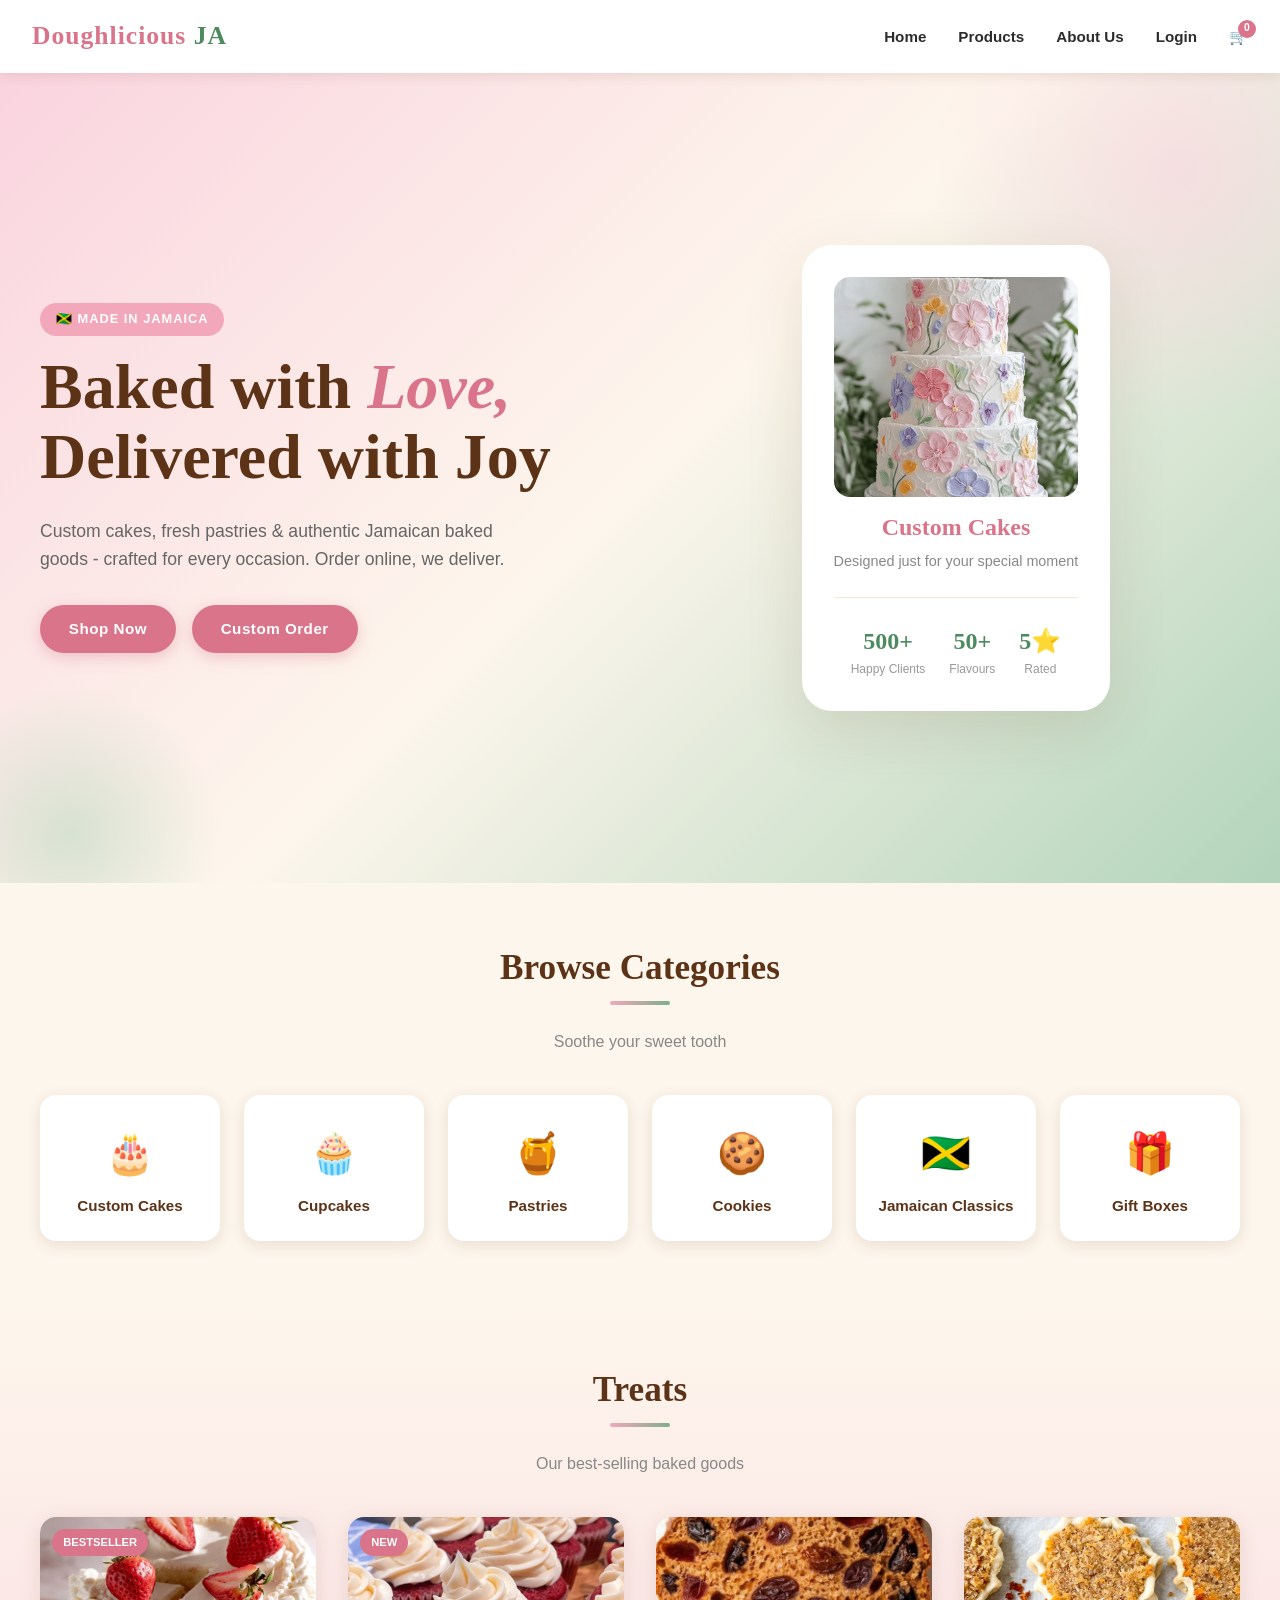
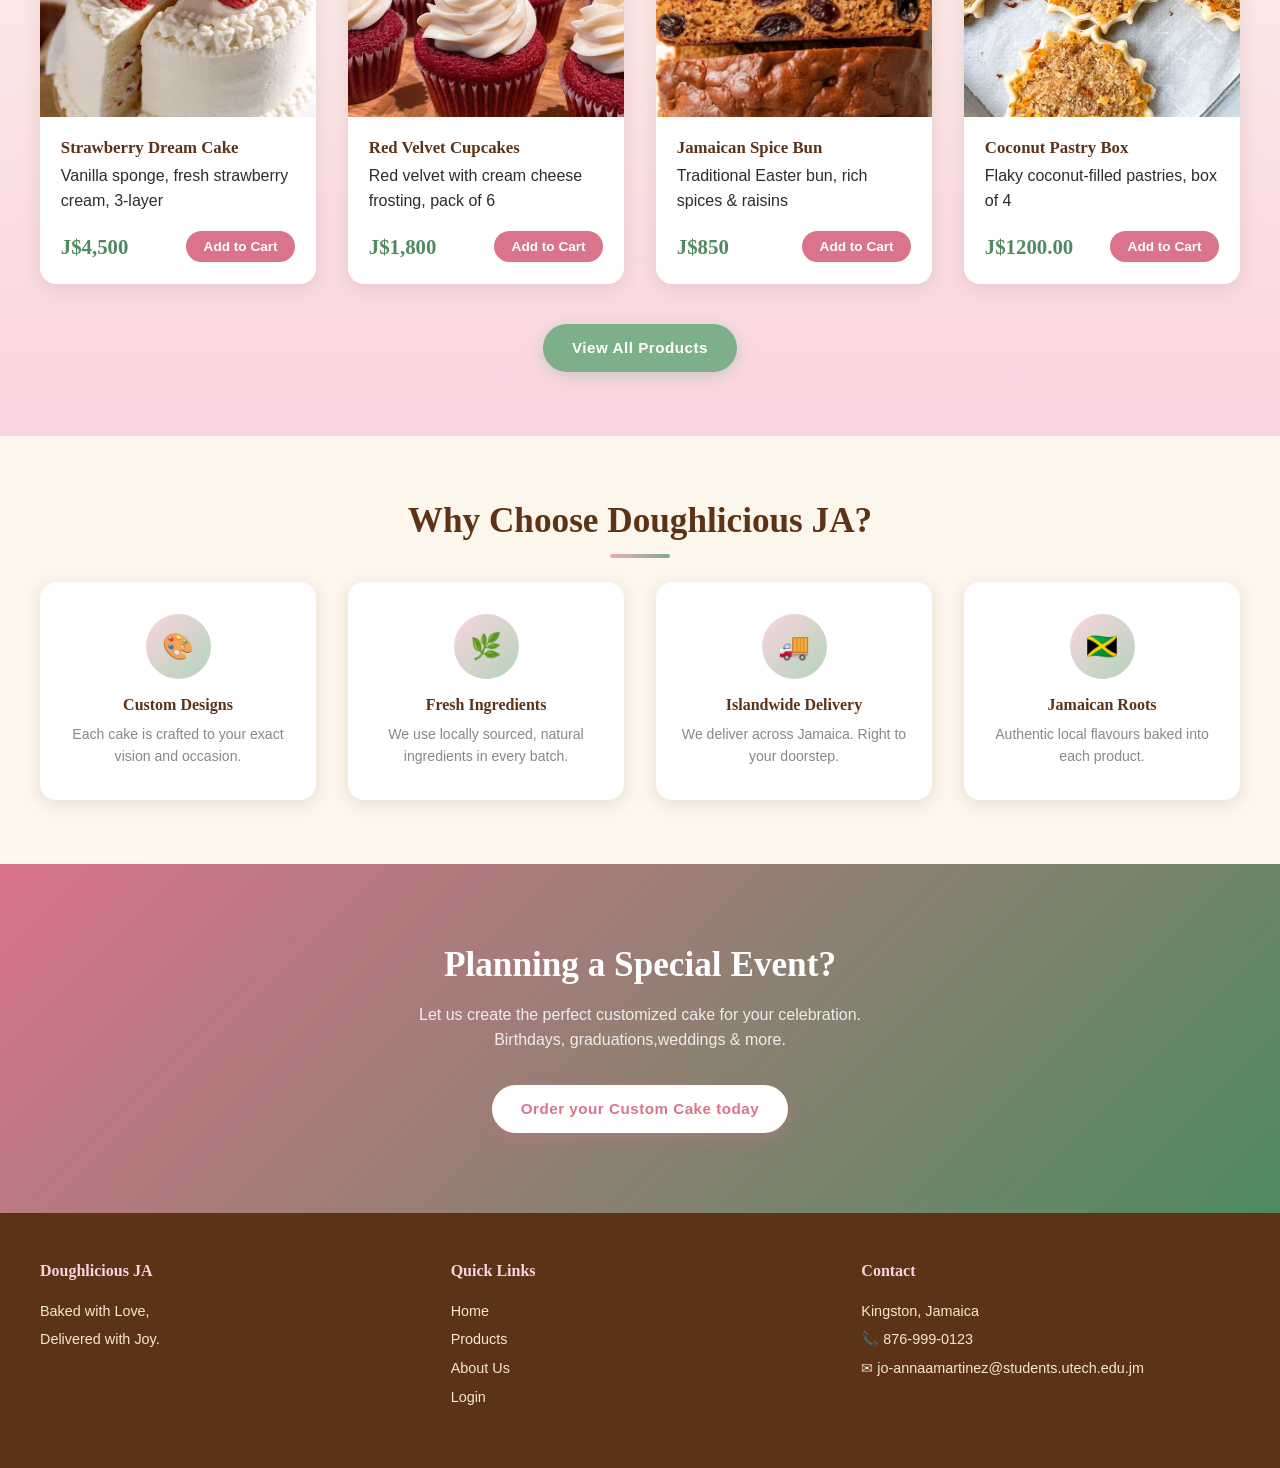
<file: index.html>
<!--Jo-Anna Martinez ID: 2305804-->
<!DOCTYPE html>
<html lang="en">
<head>
    <meta charset="UTF-8"/>
    <meta name="viewport" content="width=device-width, initial-scale=1.0"/>
    <title>Doughlicious JA - Home</title>
    <link rel="stylesheet" href="styles.css"/>

</head>
<body>

<!--Navigation Bar-->
<nav class="navbar">
    <div class="logo">Doughlicious <span>JA</span></div>
    <ul class="nav-links" id="navLinks">
        <li><a href="index.html">Home</a></li>
        <li><a href="products.html">Products</a></li>
        <li><a href="about.html">About Us</a></li>
        <li><a href="login.html">Login</a></li>
        <li><a href="cart.html" class="cart-icon">&#128722;<span class="cart-badge" id="cartCount">0</span>
        </a></li>
    </ul>
    <button class="hamburger" id="hamburger" aria-label="Toggle menu">
        <span></span><span></span><span></span>
    </button>
</nav>
<!--Hero Section-->
<section class="hero">
    <div class="hero-content">
        <div class="hero-text-wrap">
            <span class="hero-badge">&#127471;&#127474; Made in Jamaica</span>
            <h1 class="hero-title">
                Baked with <em>Love,</em><br/>Delivered with Joy
            </h1>
            <p class="hero-text">
                Custom cakes, fresh pastries & authentic Jamaican baked goods - crafted for every occasion. Order online, we deliver. 
            </p>
            <div class="hero-btns">
                <a href="products.html" class="btn btn-primary">Shop Now</a>
                <a href="products.html#custom" class="btn btn-primary">Custom Order</a>
            </div>
        </div>
        <div class="hero-image-wrap">
            <div class="hero-card">
                <img src="assets/cake.jpg" alt="Custom celebration cake by Doughlicious JA"class="hero-card-img"/>
                <h3>Custom Cakes</h3>
                <p>Designed just for your special moment</p>
                <div class="hero-stats">
                    <div class="stat">
                        <div class="stat-num">500+</div>
                        <div class="stat-label">Happy Clients</div>
                    </div>
                    <div class="stat">
                        <div class="stat-num">50+</div>
                        <div class="stat-label">Flavours</div>
                    </div>
                    <div class="stat">
                        <div class="stat-num">5&#11088;</div>
                        <div class="stat-label">Rated</div>
                    </div>
                </div>
            </div>
        </div>
    </div>
</section>
<!--Category Section-->
<section class="section">
    <div class="container">
        <h2 class="section-title">Browse Categories</h2>
        <div class="divider"></div>
        <p class="section-subtitle">Soothe your sweet tooth</p>
        <div class="categories-grid">
            <div class="category-card" onclick="window.location='products.html'">
                <div class="category-icon">&#127874;</div>
                <h4>Custom Cakes</h4>
            </div>
            <div class="category-card"onclick="window.location='products.html'">
                <div class="category-icon">&#129473;</div>
                <h4>Cupcakes</h4>
            </div>
            <div class="category-card"onclick="window.location='products.html'">
                <div class="category-icon">&#127855;</div>
                <h4>Pastries</h4>
            </div>
            <div class="category-card"onclick="window.location='products.html'">
                <div class="category-icon">&#127850;</div>
                <h4>Cookies</h4>
            </div>
            <div class="category-card"onclick="window.location='products.html'">
                <div class="category-icon">&#x1F1EF;&#x1F1F2;</div>
                <h4>Jamaican Classics</h4>
            </div>
            <div class="category-card"onclick="window.location='products.html'">
                <div class="category-icon">&#127873;</div>
                <h4>Gift Boxes</h4>
            </div>
        </div>
    </div>
</section>
<!--Featured Products-->
<section class="section featured-bg">
    <div class="container">
        <h2 class="section-title">Treats</h2>
        <div class="divider"></div>
        <p class="section-subtitle">Our best-selling baked goods</p>
        <div class="products-grid">
            <div class="product-card">
                <div class="product-image">
                    <img src="assets/cake-strawberry.jpg" alt="Strawberry Dream Cake"/>
                    <span class="product-badge">Bestseller</span>
                </div>
                <div class="product-info">
                    <h3>Strawberry Dream Cake</h3>
                    <p>Vanilla sponge, fresh strawberry cream, 3-layer</p>
                    <div class="product-footer">
                        <span class="price">J$4,500</span>
                        <button class="add-to-cart-btn" onclick="addToCart('Strawberry Dream Cake', 4500)">Add to Cart</button>
                    </div>
                </div>
            </div>
            <div class="product-card">
                <div class="product-image">
                    <img src="assets/cupcakes-velvet.jpg" alt="Red Velvet Cupcakes"/>
                    <span class="product-badge">New</span>
                </div>
                <div class="product-info">
                    <h3>Red Velvet Cupcakes</h3>
                    <p>Red velvet with cream cheese frosting, pack of 6</p>
                    <div class="product-footer">
                        <span class="price">J$1,800</span>
                        <button class="add-to-cart-btn" onclick="addToCart('Red Velvet Cupcakes', 1800)">Add to Cart</button>
                    </div>
                </div>
            </div>
            <div class="product-card">
                <div class="product-image">
                    <img src="assets/bun-spice.jpg" alt="Jamaican Spice Bun"/>
                </div>
                <div class="product-info">
                    <h3>Jamaican Spice Bun</h3>
                    <p>Traditional Easter bun, rich spices &amp; raisins</p>
                    <div class="product-footer">
                        <span class="price">J$850</span>
                        <button class="add-to-cart-btn" onclick="addToCart('Jamaican Spice Bun', 850)">Add to Cart</button>
                    </div>
                </div>
            </div>
            <div class="product-card">
                <div class="product-image">
                    <img src="assets/pastry-coconut.jpg" alt="Coconut Pastries"/>
                </div>
                <div class="product-info">
                    <h3>Coconut Pastry Box</h3>
                    <p>Flaky coconut-filled pastries, box of 4</p>
                    <div class="product-footer">
                        <span class="price">J$1200.00</span>
                        <button class="add-to-cart-btn" onclick="addToCart('Coconut Pastry Box', 1200)">Add to Cart</button>
                    </div>
                </div>
            </div>
        </div>
        <div style="text-align:center; margin-top:2.5rem;">
            <a href="products.html" class="btn btn-secondary">View All Products</a>
        </div>
    </div>
</section>
<!--Choose Us Section -->
<section class="section">
    <div class="container">
        <h2 class="section-title">Why Choose Doughlicious JA?</h2>
        <div class="divider"></div>
        <div class="why-grid">
            <div class="why-card">
                <div class="why-icon">&#127912;</div>
                <h3>Custom Designs</h3>
                <p>Each cake is crafted to your exact vision and occasion.</p>
            </div>
            <div class="why-card">
                <div class="why-icon">&#127807;</div>
                <h3>Fresh Ingredients</h3>
                <p>We use locally sourced, natural ingredients in every batch.</p>
            </div>
            <div class="why-card">
                <div class="why-icon">&#128666;</div>
                <h3>Islandwide Delivery</h3>
                <p>We deliver across Jamaica. Right to your doorstep.</p>
            </div>
            <div class="why-card">
                <div class="why-icon">&#127471;&#127474;</div>
                <h3>Jamaican Roots</h3>
                <p>Authentic local flavours baked into each product.</p>
            </div>
        </div>
    </div>
</section>
<!--Banner-->
<section class="cta-banner">
    <h2>Planning a Special Event?</h2>
    <p>Let us create the perfect customized cake for your celebration. Birthdays, graduations,weddings & more.</p>
    <a href="products.html#custom" class="btn btn-primary" style="background:white; color:var(--blush-dark);">Order your Custom Cake today</a>
</section>

<!--Footer-->
<footer>
    <div class="footer-grid">
        <div class="footer-col">
            <h4>Doughlicious JA</h4>
            <p>Baked with Love,<br/>Delivered with Joy.</p>
        </div>
        <div class="footer-col">
            <h4>Quick Links</h4>
            <a href="index.html">Home</a><br/>
            <a href="products.html">Products</a><br/>
            <a href="about.html">About Us</a><br/>
            <a href="login.html">Login</a>
        </div>
        <div class="footer-col">
            <h4>Contact</h4>
            <p>Kingston, Jamaica<br/>
            &#128222; 876-999-0123<br/>
            &#9993;<a href="mailto:jo-annaamartinez&#64;students&#46;utech&#46;edu&#46;jm">
                    jo-annaamartinez&#64;students&#46;utech&#46;edu&#46;jm</a></p>
        </div>
    </div>
</footer>

<script src="app.js"></script>
</body>
</html>
</file>
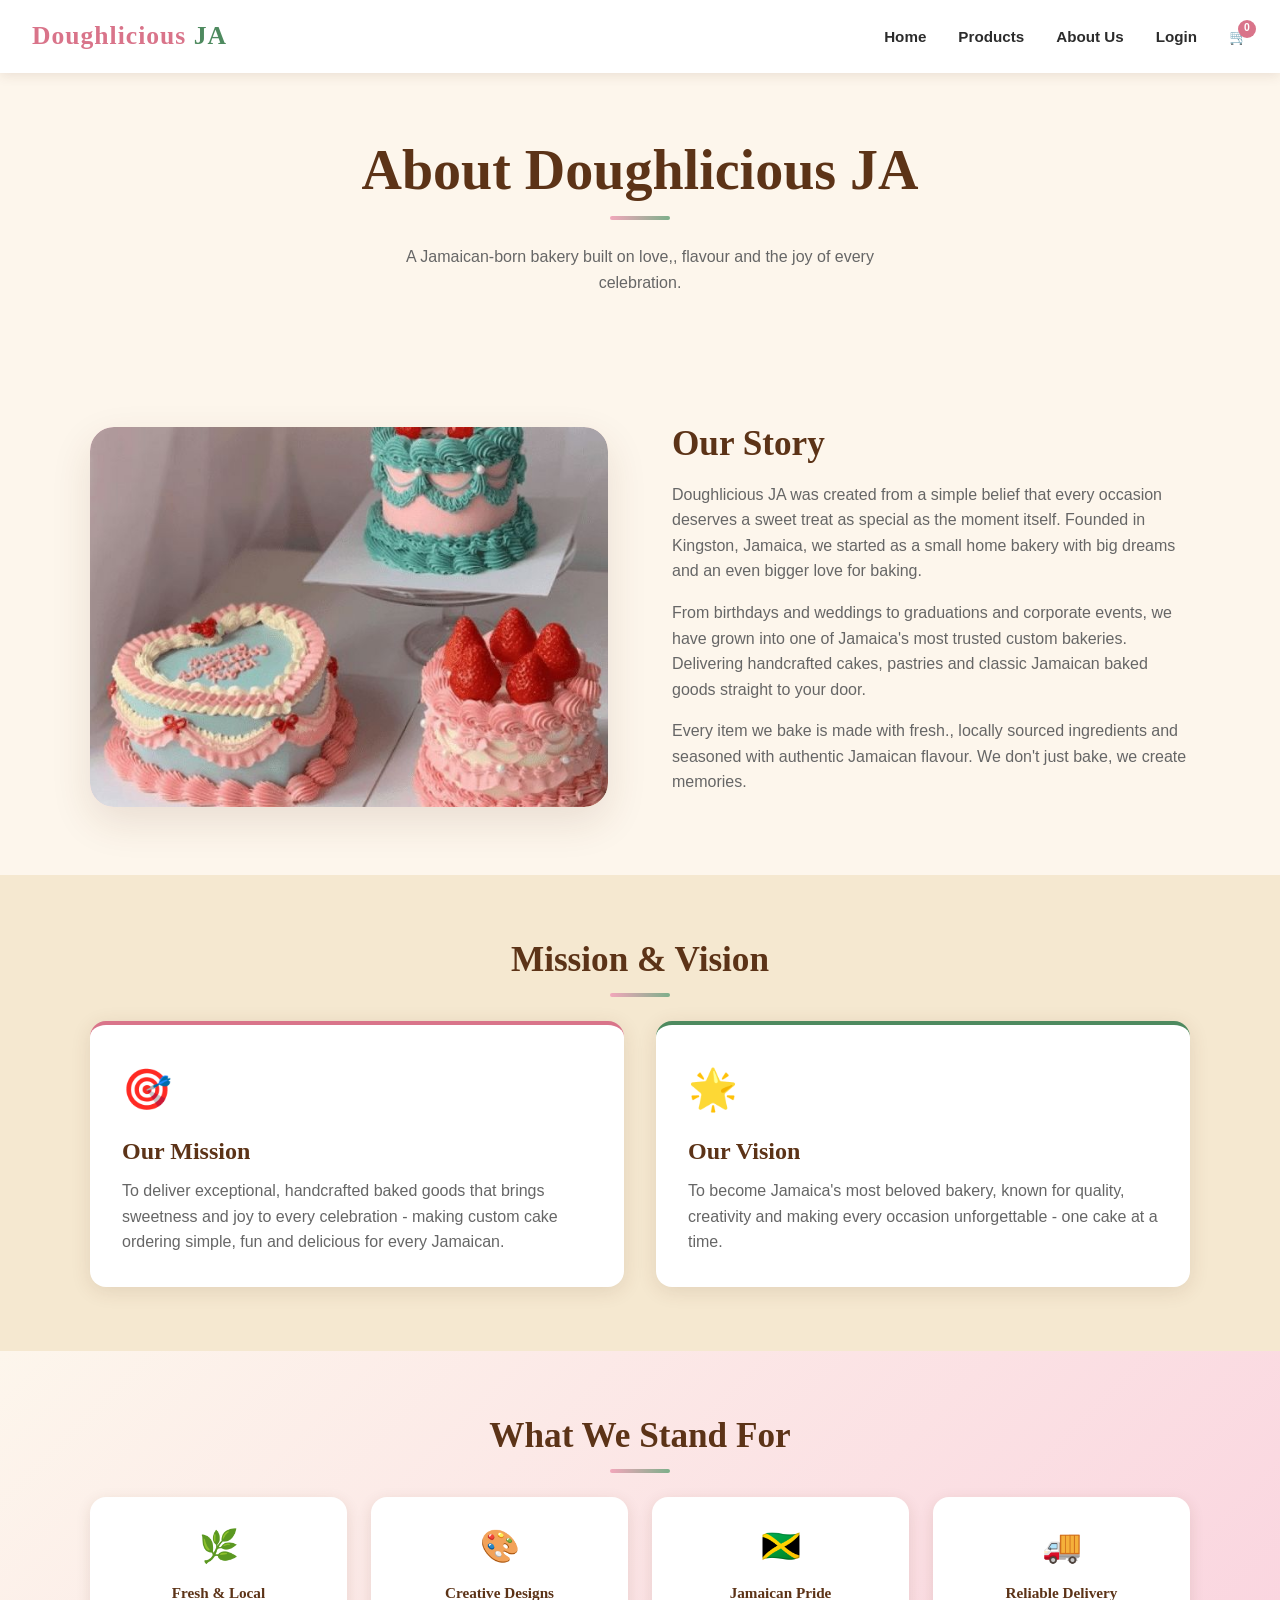
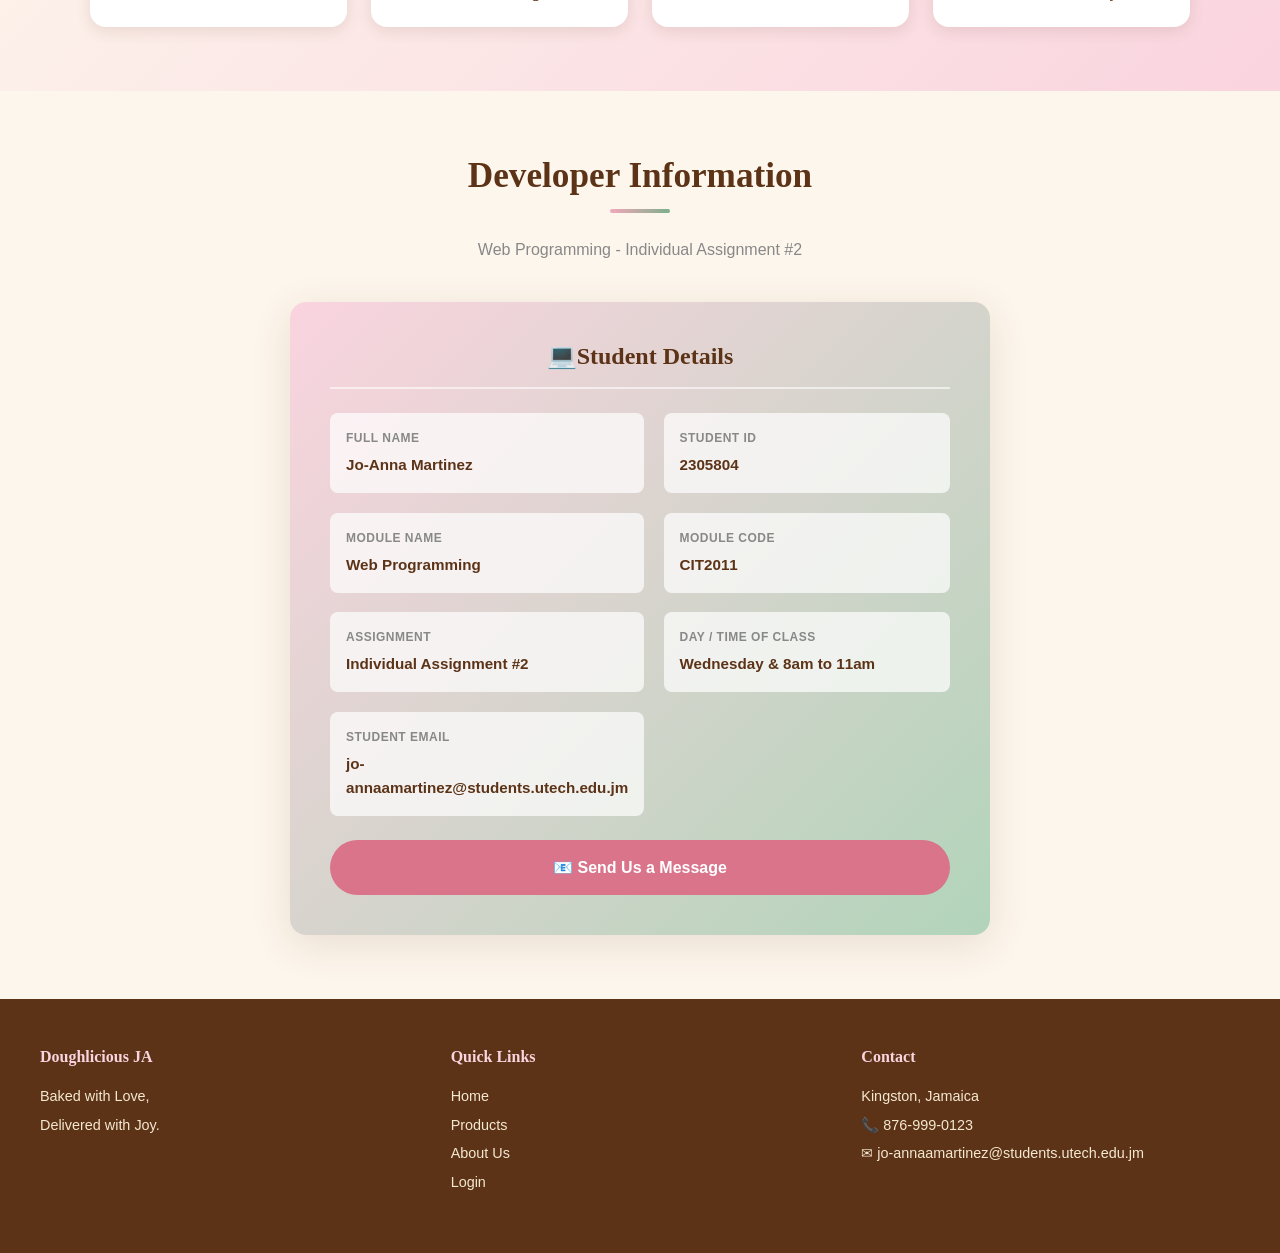
<file: about.html>
<!--Jo-Anna Martinez  ID: 2305804-->
<!DOCTYPE html>
<html lang="en">
<head>
    <meta charset="UTF-8"/>
    <meta name="viewport" content="width=device-width, initial-scale=1.0"/>
    <title>Doughlicious JA - Products</title>
    <link rel="stylesheet" href="styles.css"/>
</head>
<body>
    <!--Navigation-->
    <nav class="navbar">
        <div class="logo">Doughlicious <span>JA</span></div>
        <ul class="nav-links" id="navLinks">
            <li><a href="index.html">Home</a></li>
            <li><a href="products.html">Products</a></li>
            <li><a href="about.html">About Us</a></li>
            <li><a href="login.html">Login</a></li>
            <li><a href="cart.html" class="cart-icon">&#128722;<span class="cart-badge" id="cartCount">0</span>
            </a></li>
        </ul>
        <button class="hamburger" id="hamburger" aria-label="Toggle menu">
            <span></span><span></span><span></span>
        </button>
    </nav>
    <!--Hero section-->
    <section class="page-hero">
        <h1>About Doughlicious JA </h1>
        <div class="divider"></div>
        <p>A Jamaican-born bakery built on love,, flavour and the joy of every celebration.</p>
    </section>
    <!--Story-->
    <section class="section">
        <div class="story-grid">
            <div class="story-image">
                <img src="assets/cake-story.jpg" alt="Doughlicious JA Bakery">
            </div>
            <div class="story-text">
                <h2>Our Story</h2>
                <p>
                    Doughlicious JA was created from a simple belief that every occasion deserves a sweet treat as special as the moment itself. 
                    Founded in Kingston, Jamaica, we started as a small home bakery with big dreams and an even bigger love for baking.
                </p>
                <p>
                    From birthdays and weddings to graduations and corporate events, we have grown into one of Jamaica's most trusted custom bakeries.
                    Delivering handcrafted cakes, pastries and classic Jamaican baked goods straight to your door.
                </p>
                <p>
                    Every item we bake is made with fresh., locally sourced ingredients and seasoned with authentic Jamaican flavour.
                    We don't just bake, we create memories.
                </p>
            </div>
        </div>
    </section>
    <!--Mission & Vision-->
    <section class="section" style="background:var(--cream-dark);">
        <div class="container">
            <h2 class="section-title">Mission & Vision</h2>
            <div class="divider"></div>
            <div class="mv-grid">
                <div class="mv-card">
                    <div class="icon">&#127919;</div>
                    <h3>Our Mission</h3>
                    <p>
                        To deliver exceptional, handcrafted baked goods that brings sweetness and joy to every celebration - making custom cake ordering simple, fun and delicious for every Jamaican.
                    </p>
                </div>
                <div class="mv-card vision">
                    <div class="icon">&#127775;</div>
                    <h3>Our Vision</h3>
                    <p>
                        To become Jamaica's most beloved bakery, known for quality, creativity and making every occasion unforgettable - one cake at a time.
                    </p>
                </div>
            </div>
        </div>
    </section>
    <!--Values-->
    <section class="section values-bg">
        <div class="container">
            <h2 class="section-title">What We Stand For</h2>
            <div class="divider"></div>
            <div class="values-grid">
                <div class="values-card">
                    <span class="icon">&#127807;</span>
                    <h4>Fresh & Local</h4>
                </div>
                <div class="values-card">
                    <span class="icon">&#127912;</span>
                    <h4>Creative Designs</h4>
                </div>
                <div class="values-card">
                    <span class="icon">&#127471;&#127474;</span>
                    <h4>Jamaican Pride</h4>
                </div>
                <div class="values-card">
                    <span class="icon">&#128666;</span>
                    <h4>Reliable Delivery</h4>
                </div>
            </div>
        </div>
    </section>
    <!--My Student Info-->
    <section class="section student-section">
        <div class="container">
            <h2 class="section-title">Developer Information</h2>
            <div class="divider"></div>
            <p class="section-subtitle">Web Programming - Individual Assignment #2</p>

            <div class="student-card">
                <h3>&#128187;Student Details</h3>
                <div class="student-info-grid">
                    <div class="info-item">
                        <div class="info-label">Full Name</div>
                        <div class="info-value">Jo-Anna Martinez</div>
                    </div>
                    <div class="info-item">
                        <div class="info-label">Student ID</div>
                        <div class="info-value">2305804</div>
                    </div>
                    <div class="info-item">
                        <div class="info-label">Module Name</div>
                        <div class="info-value">Web Programming</div>
                    </div>
                    <div class="info-item">
                        <div class="info-label">Module Code</div>
                        <div class="info-value">CIT2011</div>
                    </div>
                    <div class="info-item">
                        <div class="info-label">Assignment</div>
                        <div class="info-value">Individual Assignment #2</div>
                    </div>
                    <div class="info-item">
                        <div class="info-label">Day / Time of Class</div>
                        <div class="info-value">Wednesday & 8am to 11am</div>
                    </div>
                    <div class="info-item">
                        <div class="info-label">Student Email</div>
                        <div class="info-value">jo-annaamartinez@students.utech.edu.jm</div>
                    </div>
                </div>
                <a href="mailto:jo-annaamartinez&#64;students&#46;utech&#46;edu&#46;jm"
                    class="mailto-btn">&#128231; Send Us a Message
                </a>
            </div>
        </div>
    </section>
    <!--Footer-->
    <footer>
    <div class="footer-grid">
        <div class="footer-col">
            <h4>Doughlicious JA</h4>
            <p>Baked with Love,<br/>Delivered with Joy.</p>
        </div>
        <div class="footer-col">
            <h4>Quick Links</h4>
            <a href="index.html">Home</a><br/>
            <a href="products.html">Products</a><br/>
            <a href="about.html">About Us</a><br/>
            <a href="login.html">Login</a>
        </div>
        <div class="footer-col">
            <h4>Contact</h4>
            <p>Kingston, Jamaica<br/>
            &#128222; 876-999-0123<br/>
            &#9993;<a href="mailto:jo-annaamartinez&#64;students&#46;utech&#46;edu&#46;jm">
                    jo-annaamartinez&#64;students&#46;utech&#46;edu&#46;jm</a></p>
        </div>
    </div>
    </footer>
    <script src="app.js"></script>
</body>
</html>
</file>
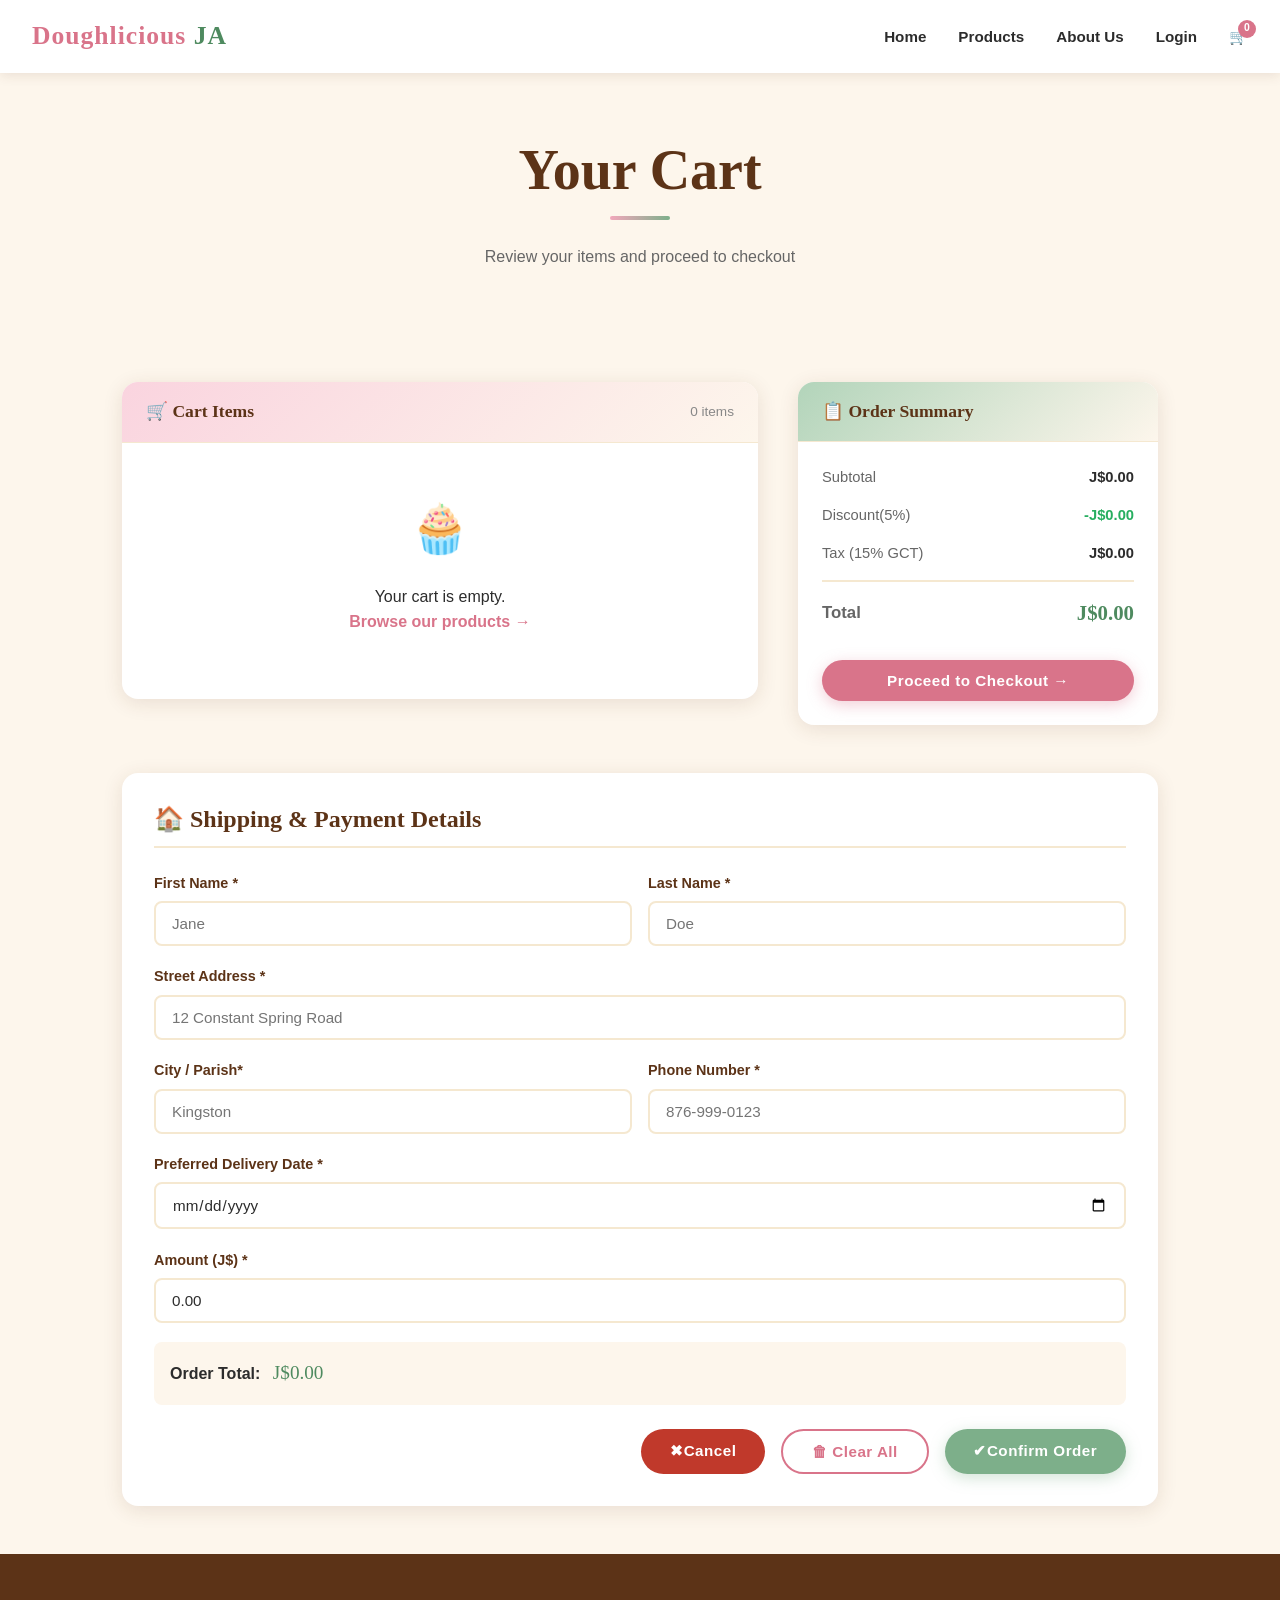
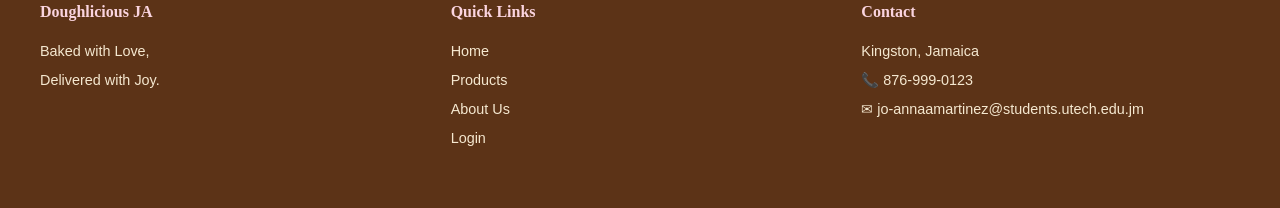
<file: cart.html>
<!--Jo-Anna Martinez  ID:2305804-->
<!DOCTYPE html>
<html lang="en">
<head>
    <meta charset="UTF-8"/>
    <meta name="viewport" content="width=device-width, initial-scale=1.0"/>
    <title>Doughlicious JA - Products</title>
    <link rel="stylesheet" href="styles.css"/>
</head>
<body>
    <!--Navigation-->
    <nav class="navbar">
        <div class="logo">Doughlicious <span>JA</span></div>
        <ul class="nav-links" id="navLinks">
            <li><a href="index.html">Home</a></li>
            <li><a href="products.html">Products</a></li>
            <li><a href="about.html">About Us</a></li>
            <li><a href="login.html">Login</a></li>
            <li><a href="cart.html" class="cart-icon">&#128722;<span class="cart-badge" id="cartCount">0</span>
            </a></li>
        </ul>
        <button class="hamburger" id="hamburger" aria-label="Toggle menu">
            <span></span><span></span><span></span>
        </button>
    </nav>
    <!--Hero section-->
    <section class="page-hero">
        <h1>Your Cart</h1>
        <div class="divider"></div>
        <p>Review your items and proceed to checkout</p>
    </section>
    <!--Layout-->
    <div class="cart-layout">
        <!--items-->
        <div class="cart-panel">
            <div class="cart-panel-header">
                <h3>&#128722; Cart Items</h3>
                <span id="itemCountLabel" style="font-size:0.85rem; color:#888;">0 items</span>
            </div>
            <div id="cartItemsContainer">
                <div class="empty-cart" id="emptyCartMsg">
                    <span class="emoji">&#129473;</span>
                    <p>Your cart is empty.<br/> <a href="products.html" style="color:var(--blush-dark); font-weight:700;">Browse our products &rarr;</a></p>
                </div>
            </div>
            <div class="cart-actions" id="cartActions" style="display:none;">
                <button class="btn btn-danger" onclick="clearCart()">&#128465;&#65039; Clear All</button>
                <a href="products.html" class="btn btn-outline">&larr; Continue Shopping</a>
            </div>
        </div>
        <!--Summary-->
        <div class="summary-panel">
            <div class="summary-header">
                <h3>&#128203; Order Summary</h3>
            </div>
            <div class="summary-body">
                <div class="summary-row">
                    <span class="label">Subtotal</span>
                    <span class="value" id="summarySubtotal">J$0.00</span>
                </div>
                <div class="summary-row">
                    <span class="label">Discount(5%)</span>
                    <span class="value discount-val" id="summaryDiscount">-J$0.00</span>
                </div>
                <div class="summary-row">
                    <span class="label">Tax (15% GCT)</span>
                    <span class="value" id="summaryTax">J$0.00</span>
                </div>
                <div class="summary-row total">
                    <span class="label">Total</span>
                    <span class="value" id="summaryTotal">J$0.00</span>
                </div>
                <button class="btn btn-primary" style="width:100%; margin-top:1rem; text-align:center;" onclick="scrollToCheckout()">Proceed to Checkout &rarr;</button>
            </div>
        </div>
    </div>
    <!--Checkout-->
    <section class="checkout-section" id="checkoutSection">
        <div class="checkout-card">
            <h3>&#127968; Shipping & Payment Details</h3>
            <form id="checkoutForm" novalidate>
                <div class="form-row">
                    <div class="form-group">
                        <label for="shipFirstName">First Name *</label>
                        <input type="text" id="shipFirstName" placeholder="Jane"/>
                        <span class="error-msg" id="shipFirstErr">Required.</span>
                    </div>
                    <div class="form-group">
                        <label for="shipLastName">Last Name *</label>
                        <input type="text" id="shipLastName" placeholder="Doe"/>
                        <span class="error-msg" id="shipLastErr">Required.</span>
                    </div>
                </div>
                <div class="form-group">
                    <label for="shipAddress">Street Address *</label>
                    <input type="text" id="shipAddress" placeholder="12 Constant Spring Road"/>
                    <span class="error-msg" id="shipAddErr">Please enter your address.</span>
                </div>
                <div class="form-row">
                    <div class="form-group">
                        <label for="shipCity">City / Parish*</label>
                        <input type="text" id="shipCity" placeholder="Kingston"/>
                        <span class="error-msg" id="shipCityErr">Required.</span>
                    </div>
                    <div class="form-group">
                        <label for="shipPhone">Phone Number *</label>
                        <input type="text" id="shipPhone" placeholder="876-999-0123"/>
                        <span class="error-msg" id="shipPhoneErr">Required.</span>
                    </div>
                </div>
                <div class="form-group">
                    <label for="shipDeliveryDate">Preferred Delivery Date *</label>
                    <input type="date" id="shipDeliveryDate"/>
                    <span class="error-msg" id="shipDateErr">Please select a future delivery date.</span>
                </div>
                <div class="form-group">
                    <label for="shipAmount">Amount (J$) *</label>
                    <input type="number" id="shipAmount" placeholder="0.00" readonly/>
                </div>

                <!--Checkout preview-->
                <div style="background:var(--cream); border-radius:var(--radius-sm); padding:1rem; margin:1rem 0;">
                    <strong>Order Total:</strong>
                    <span id="checkoutTotal" style="color:var(--sage-dark); font-family:var(--font-display);font-size:1.2rem; margin-left:0.5rem;">J$0.00</span>
                </div>
                <div class="checkout-btns">
                    <button type="button" class="btn btn-danger" onclick="cancelCheckout()">&#10006;Cancel</button>
                    <button type="button" class="btn btn-outline" onclick="clearCart()">&#128465; Clear All</button>
                    <button type="button" class="btn btn-secondary" onclick="handleCheckout()">&#10004;Confirm Order</button>
                </div>
            </form>
            <!--Confirmation-->
            <div id="orderConfirmedMsg">
                <span class="big-emoji">&#127881;</span>
                <h2>Order Confirmed!</h2>
                <p>Thank you for your order. We'll contact you to confrm your delivery details shortly.</p>
                <a href="products.html" class="btn btn-primary" style="margin-top:1.5rem; display:inline-block;">Continue Shopping</a>
            </div>

        </div>
    </section>
    <!--Footer-->
<footer>
    <div class="footer-grid">
        <div class="footer-col">
            <h4>Doughlicious JA</h4>
            <p>Baked with Love,<br/>Delivered with Joy.</p>
        </div>
        <div class="footer-col">
            <h4>Quick Links</h4>
            <a href="index.html">Home</a><br/>
            <a href="products.html">Products</a><br/>
            <a href="about.html">About Us</a><br/>
            <a href="login.html">Login</a>
        </div>
        <div class="footer-col">
            <h4>Contact</h4>
            <p>Kingston, Jamaica<br/>
            &#128222; 876-999-0123<br/>
            &#9993;<a href="mailto:jo-annaamartinez&#64;students&#46;utech&#46;edu&#46;jm">
                    jo-annaamartinez&#64;students&#46;utech&#46;edu&#46;jm</a></p>
        </div>
    </div>
</footer>
<script src="app.js"></script> 
</body>
</html>
</file>
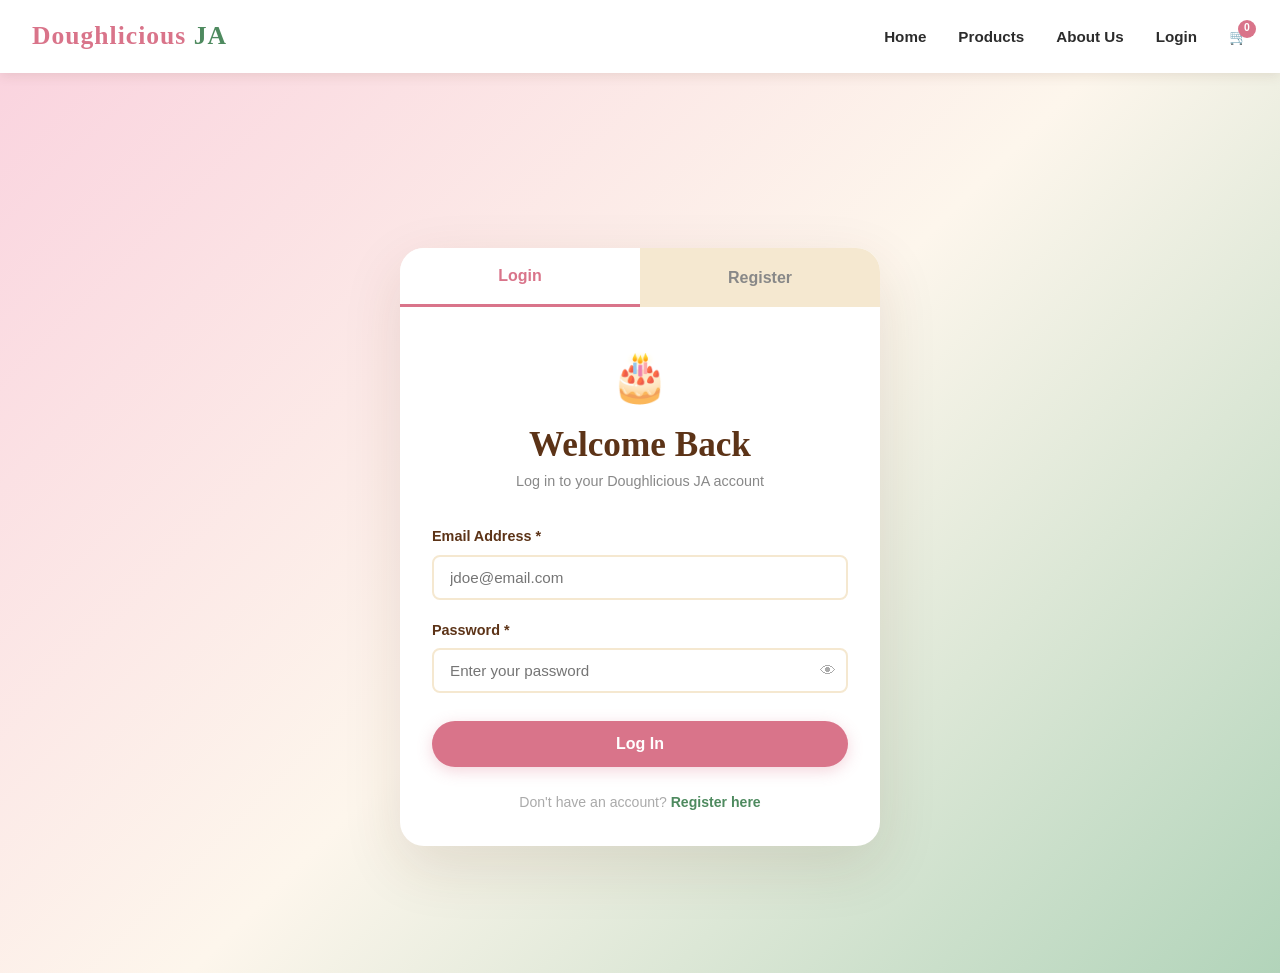
<file: login.html>
<!--Jo-Anna Martinez ID: 2305804-->
<!DOCTYPE html>
<html lang="en">
<head>
    <meta charset="UTF-8"/>
    <meta name="viewport" content="width=device-width, initial-scale=1.0"/>
    <title>Doughlicious JA - Products</title>
    <link rel="stylesheet" href="styles.css"/>
</head>
<body>
    <!--Navigation-->
    <nav class="navbar">
        <div class="logo">Doughlicious <span>JA</span></div>
        <ul class="nav-links" id="navLinks">
            <li><a href="index.html">Home</a></li>
            <li><a href="products.html">Products</a></li>
            <li><a href="about.html">About Us</a></li>
            <li><a href="login.html">Login</a></li>
            <li><a href="cart.html" class="cart-icon">&#128722;<span class="cart-badge" id="cartCount">0</span>
            </a></li>
        </ul>
        <button class="hamburger" id="hamburger" aria-label="Toggle menu">
            <span></span><span></span><span></span>
        </button>
    </nav>
    <!--Authentication-->
    <div class="auth-wrapper">
        <div class="auth-container">
            <!--Tabs-->
            <div class="auth-tabs">
                <button class="auth-tab active" id="loginTab" onclick="switchTab('login')">Login</button>
                <button class="auth-tab" id="registerTab" onclick="switchTab('register')">Register</button>
            </div>
            <div class="auth-body">
                <!--Login-->
                <div class="auth-panel active" id="loginPanel">
                    <div class="auth-header">
                        <span class="emoji">&#127874;</span>
                        <h2>Welcome Back</h2>
                        <p>Log in to your Doughlicious JA account</p>
                    </div>
                    <form id="loginForm" novalidate>
                        <div class="form-group">
                            <label for="loginEmail">Email Address *</label>
                            <input type="email" id="loginEmail" placeholder="jdoe@email.com"/>
                            <span class="error-msg" id="loginEmailErr">Please enter a valid email address.</span>
                            <span class="error-msg" id="loginNotFoundErr">No account found with this email. Please register first.</span>
                        </div>
                        <div class="form-group">
                            <label for="loginPassword">Password *</label>
                            <div class="password-wrap">
                                <input type="password" id="loginPassword" placeholder="Enter your password"/>
                                <button type="button" class="toggle-pw" onclick="togglePw('loginPassword', this)">&#128065;</button>
                            </div>
                            <span class="error-msg" id="loginPwErr">Password must be at least 6 characters.</span>
                            <span class="error-msg" id="loginWrongPwErr">Incorrect password. Please try again.</span>
                        </div>
                        <button type="button" class="auth-submit" onclick="handleLogin()">Log In</button>
                        <div class="auth-success" id="loginSuccess">&#9989; Login Successful! Redirecting...</div>
                        <p class="auth-divider">
                            Don't have an account? <a onclick="switchTab('register')">Register here</a>
                        </p>
                    </form>
                </div> 
                <!--Register-->
                <div class="auth-panel" id="registerPanel">
                    <div class="auth-header">
                        <span class="emoji">&#129473;</span>
                        <h2>Create an Account</h2>
                        <p>Join the Doughlicious JA family</p>
                    </div>
                    <form id="registerForm" novalidate>
                        <div class="form-row">
                            <div class="form-group">
                                <label for="regFirstName">First Name *</label>
                                <input type="text" id="regFirstName" placeholder="Jane"/>
                                <span class="error-msg" id="regFirstErr">Required.</span>
                            </div>
                            <div class="form-group">
                                <label for="regLastName">Last Name *</label>
                                <input type="text" id="regLastName" placeholder="Doe"/>
                                <span class="error-msg" id="regLastErr">Required.</span>
                            </div>
                        </div>
                        <div class="form-group">
                            <label for="regDOB">Date of Birth *</label>
                            <input type="date" id="regDOB"/>
                            <span class="error-msg" id="regDOBErr">Please enter your date of birth.</span>
                        </div>
                        <div class="form-group">
                            <label for="regEmail">Email Address *</label>
                            <input type="email" id="regEmail" placeholder="jdoe@email.com"/>
                            <span class="error-msg" id="regemailErr">Please enter a valid email.</span>
                            <span class="error-msg" id="regEmailTakenErr">An account already exists with this email.</span>
                        </div>
                        <div class="form-group">
                            <label for="regUsername">Username *</label>
                            <input type="text" id="regUsername"placeholder="jdoe123"/>
                            <span class="error-msg" id="regUserErr">Username must be at least 3 characters.</span>
                            <span class="error-msg" id="regUsernameTakenErr">Username already exists. Please choose another.</span>
                            
                        </div>
                        <div class="form-group">
                            <label for="regPassword">Password *</label>
                            <div class="password-wrap">
                                <input type="password" id="regPassword"placeholder="Create a password"/>
                                <button type="button" class="toggle-pw"onclick="togglePw('regPassword',this)">&#128065;</button>
                            </div>
                            <span class="error-msg" id="regPwErr">Password must be at least 6 characters.</span>
                        </div>
                        <div class="form-group">
                            <label for="regConfirmPw">Confirm Password *</label>
                            <div class="password-wrap">
                                <input type="password" id="regConfirmPw"placeholder="Re-enter your password"/>
                                <button type="button" class="toggle-pw" onclick="togglePw('regConfirmPw',this)">&#128065;</button>
                            </div>
                            <span class="error-msg" id="regConfirmErr">Passwords do not match.</span>
                        </div>
                        <button type="button" class="auth-submit" onclick="handleRegister()">Create Account</button>
                        <div class="auth-success" id="registerSuccess">&#9989; Account created successfully! You can log in now.</div>
                        <p class="auth-divider">
                            Already have an account? <a onclick="switchTab('login')">Log in here</a>
                        </p>
                    </form>
                </div>
            </div>
        </div>
    </div>

<script src="app.js"></script>
</body>
</html>
</file>
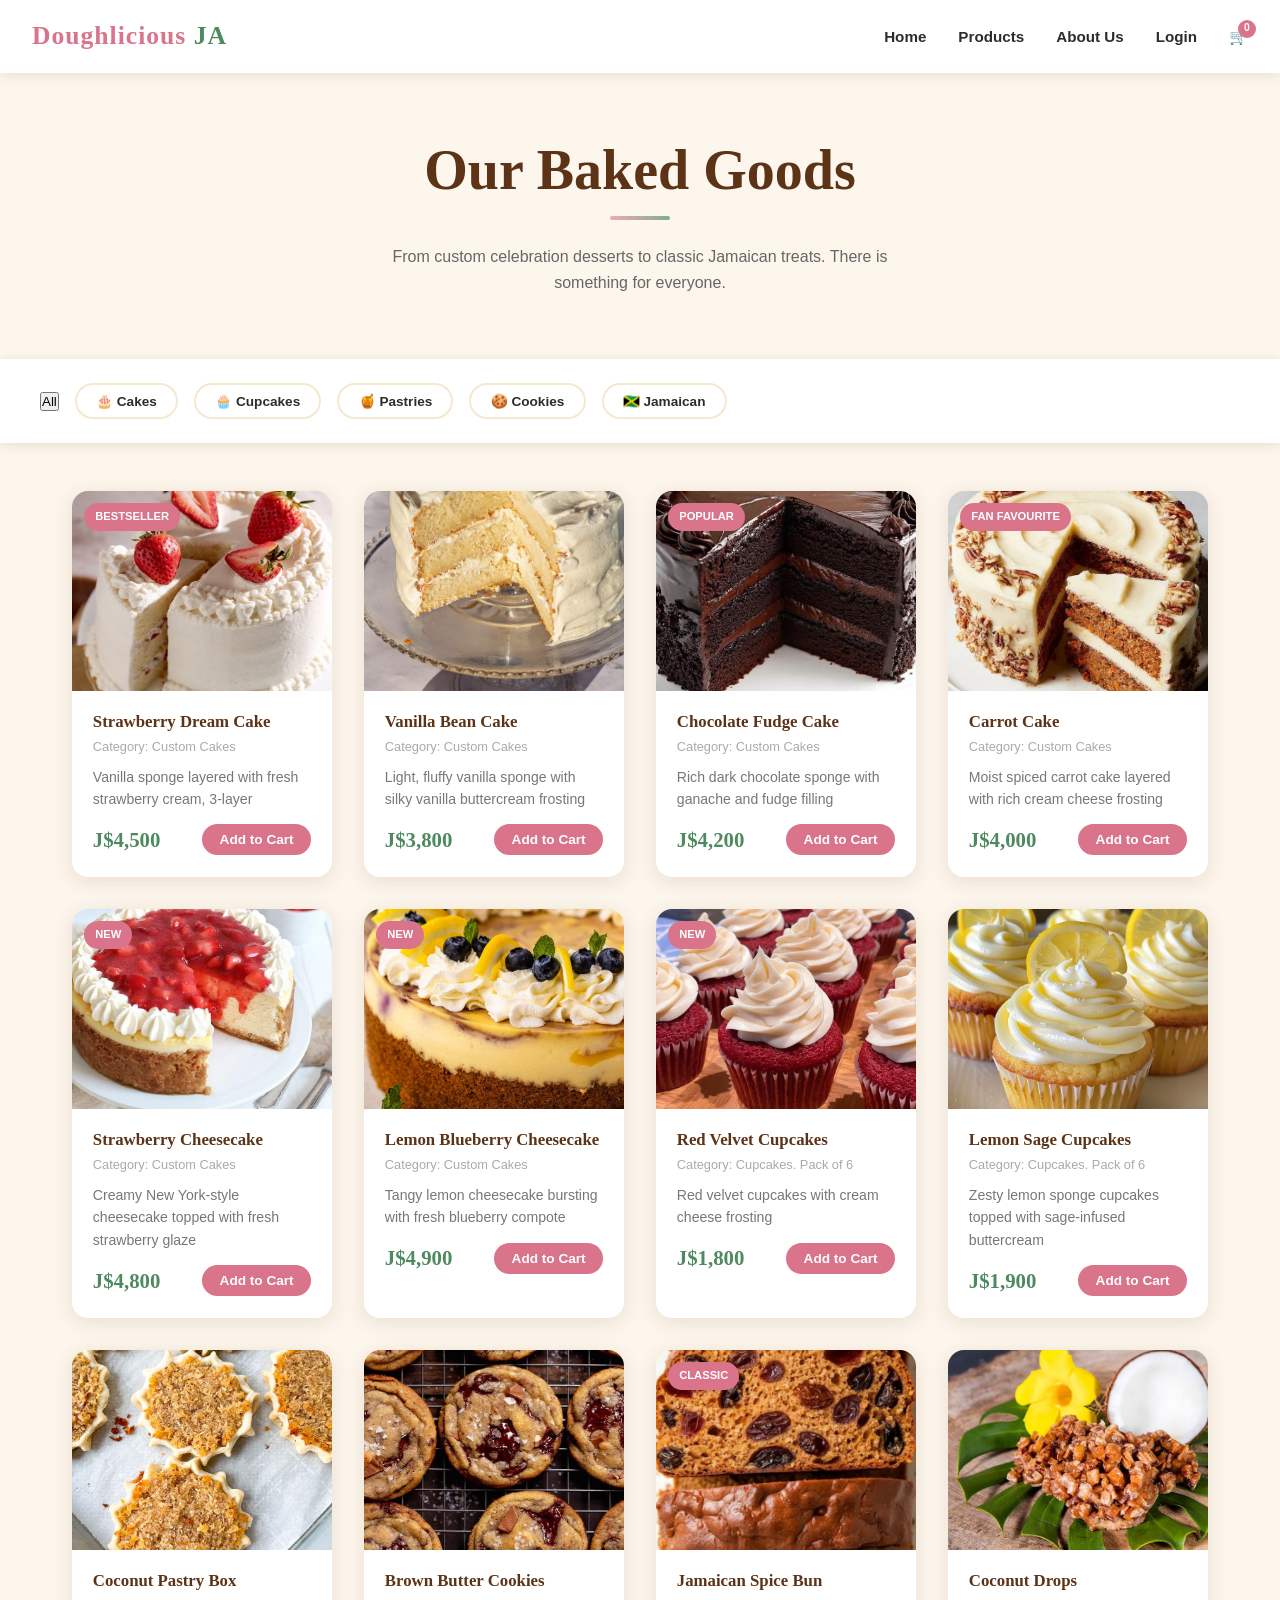
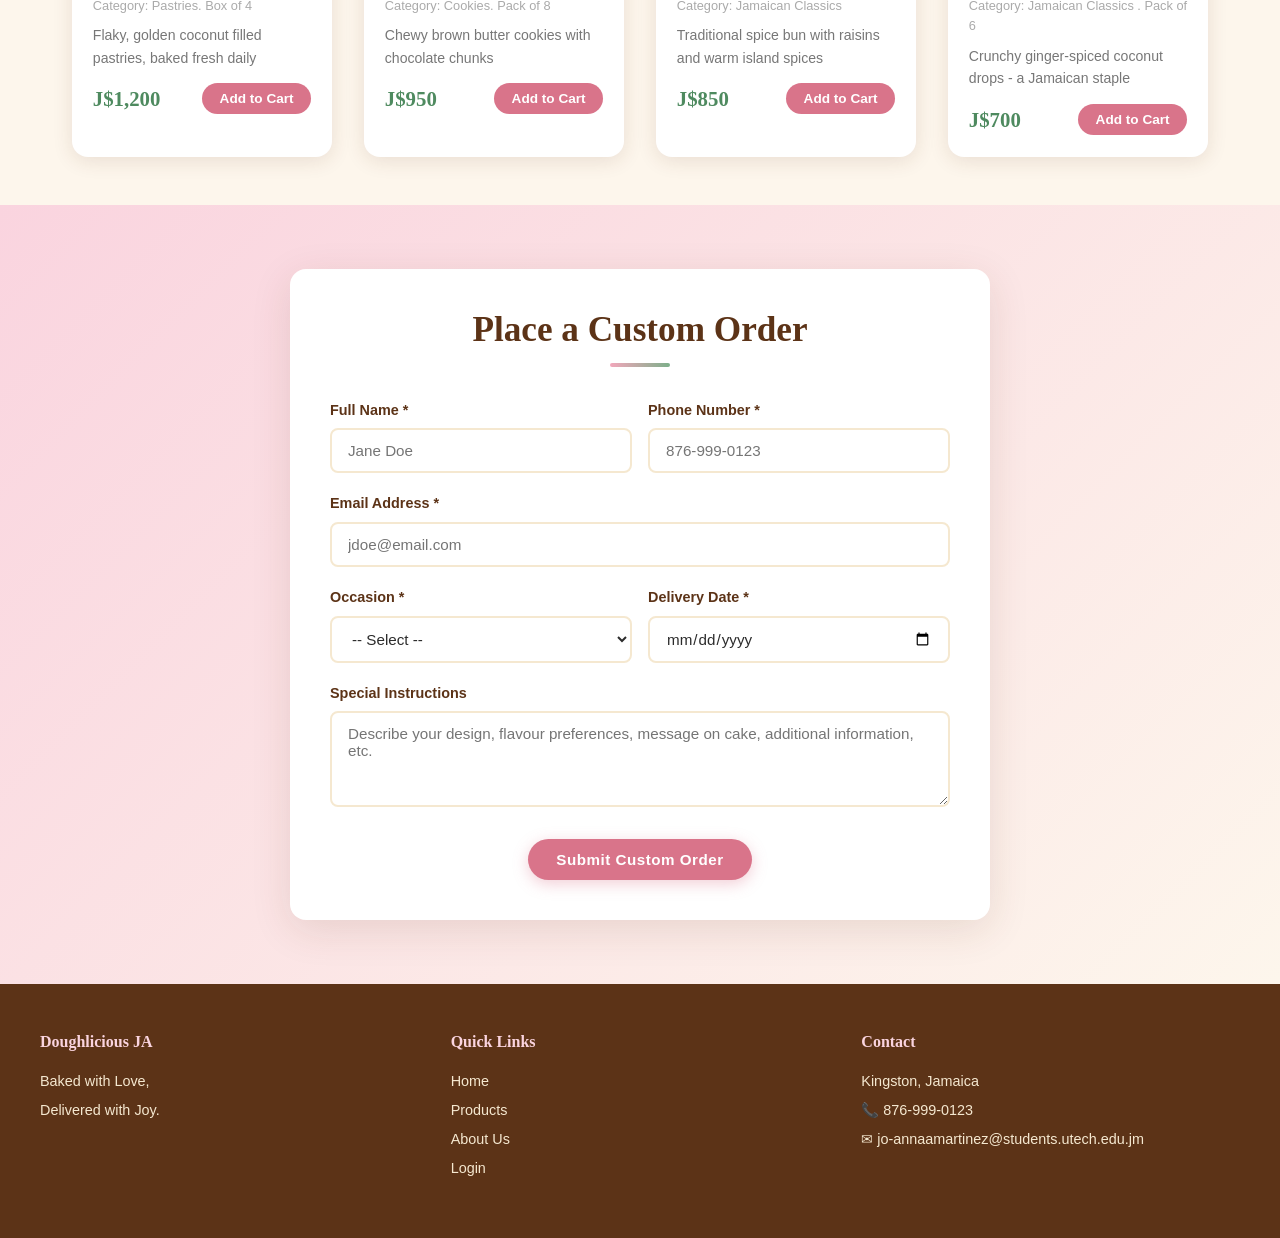
<file: products.html>
<!--Jo-Anna Martinez ID: 2305804-->
<!DOCTYPE html>
<html lang="en">
<head>
    <meta charset="UTF-8"/>
    <meta name="viewport" content="width=device-width, initial-scale=1.0"/>
    <title>Doughlicious JA - Products</title>
    <link rel="stylesheet" href="styles.css"/>
</head>
<body>
    <!--Navigation-->
    <nav class="navbar">
        <div class="logo">Doughlicious <span>JA</span></div>
        <ul class="nav-links" id="navLinks">
            <li><a href="index.html">Home</a></li>
            <li><a href="products.html">Products</a></li>
            <li><a href="about.html">About Us</a></li>
            <li><a href="login.html">Login</a></li>
            <li><a href="cart.html" class="cart-icon">&#128722;<span class="cart-badge" id="cartCount">0</span>
            </a></li>
        </ul>
        <button class="hamburger" id="hamburger" aria-label="Toggle menu">
            <span></span><span></span><span></span>
        </button>
    </nav>
    <!--Hero section-->
    <section class="page-hero">
        <h1>Our Baked Goods</h1>
        <div class="divider"></div>
        <p>From custom celebration desserts to classic Jamaican treats. There is something for everyone.</p>
    </section>
    <!--Filter Bar-->
    <div class="filter-bar">
        <div class="filter-inner">
            <button class="filter-btn-active" onclick="filterProducts('all', this)">All</button>
            <button class="filter-btn" onclick="filterProducts('cake', this)">&#127874; Cakes</button>
            <button class="filter-btn" onclick="filterProducts('cupcake', this)">&#129473; Cupcakes</button>
            <button class="filter-btn" onclick="filterProducts('pastry', this)">&#127855; Pastries</button>
            <button class="filter-btn" onclick="filterProducts('cookie', this)">&#127850; Cookies</button>
            <button class="filter-btn" onclick="filterProducts('jamaican', this)">&#127471;&#127474; Jamaican</button>
        </div>
    </div>
    <!--Products-->
    <section class="products-section">
        <div class="products-grid" id="productsGrid">
            <div class="product-card" data-category="cake">
                <div class="product-image">
                    <img src="assets/cake-strawberry.jpg" alt="Strawberry Dream Cake"/>
                    <span class="product-badge">Bestseller</span>
                </div>
                <div class="product-info">
                    <h3>Strawberry Dream Cake</h3>
                    <p class="product-meta">Category: Custom Cakes</p>
                    <p class="product-desc">Vanilla sponge layered with fresh strawberry cream, 3-layer</p>
                    <div class="product-footer">
                        <span class="price">J$4,500</span>
                        <button class="add-to-cart-btn" onclick="addToCart('Strawberry Shortcake', 4500)">Add to Cart</button>
                    </div>
                </div>
            </div>
            <div class="product-card" data-category="cake">
                <div class="product-image">
                    <img src="assets/cake-vanilla.jpg" alt="Vanilla Bean Cake"/>
                </div>
                <div class="product-info">
                    <h3>Vanilla Bean Cake</h3>
                    <p class="product-meta">Category: Custom Cakes</p>
                    <p class="product-desc">Light, fluffy vanilla sponge with silky vanilla buttercream frosting</p>
                    <div class="product-footer">
                        <span class="price">J$3,800</span>
                        <button class="add-to-cart-btn" onclick="addToCart('Vanilla Bean Cake', 3800)">Add to Cart</button>
                    </div>
                </div>
            </div>
            <div class="product-card" data-category="cake">
                <div class="product-image">
                    <img src="assets/cake-chocolate.jpg" alt="Chocolate Fudge Cake"/>
                    <span class="product-badge">Popular</span>
                </div>
                <div class="product-info">
                    <h3>Chocolate Fudge Cake</h3>
                    <p class="product-meta">Category: Custom Cakes</p>
                    <p class="product-desc">Rich dark chocolate sponge with ganache and fudge filling</p>
                    <div class="product-footer">
                        <span class="price">J$4,200</span>
                        <button class="add-to-cart-btn" onclick="addToCart('Chocolate Fudge Cake', 4200)">Add to Cart</button>
                    </div>
                </div>
            </div>
            <div class="product-card" data-category="cake">
                <div class="product-image">
                    <img src="assets/cake-carrot.jpg" alt="Carrot Cake"/>
                    <span class="product-badge">Fan Favourite</span>
                </div>
                <div class="product-info">
                    <h3>Carrot Cake</h3>
                    <p class="product-meta">Category: Custom Cakes</p>
                    <p class="product-desc">Moist spiced carrot cake layered with rich cream cheese frosting </p>
                    <div class="product-footer">
                        <span class="price">J$4,000</span>
                        <button class="add-to-cart-btn" onclick="addToCart('Carrot Cake', 4000)">Add to Cart</button>
                    </div>
                </div>
            </div>
            <div class="product-card" data-category="cake">
                <div class="product-image">
                    <img src="assets/cheesecake-strawberry.jpg" alt="Strawberry Cheesecake"/>
                    <span class="product-badge">New</span>
                </div>
                <div class="product-info">
                    <h3>Strawberry Cheesecake</h3>
                    <p class="product-meta">Category: Custom Cakes</p>
                    <p class="product-desc">Creamy New York-style cheesecake topped with fresh strawberry glaze</p>
                    <div class="product-footer">
                        <span class="price">J$4,800</span>
                        <button class="add-to-cart-btn" onclick="addToCart('Strawberry Cheesecake', 4800)">Add to Cart</button>
                    </div>
                </div>
            </div>
            <div class="product-card" data-category="cake">
                <div class="product-image">
                    <img src="assets/cheesecake-lemon-blueberry.jpg" alt="Lemon Blueberry Cheesecake"/>
                    <span class="product-badge">New</span>
                </div>
                <div class="product-info">
                    <h3>Lemon Blueberry Cheesecake</h3>
                    <p class="product-meta">Category: Custom Cakes</p>
                    <p class="product-desc">Tangy lemon cheesecake bursting with fresh blueberry compote </p>
                    <div class="product-footer">
                        <span class="price">J$4,900</span>
                        <button class="add-to-cart-btn" onclick="addToCart('Lemon Blueberry Cheesecake', 4900)">Add to Cart</button>
                    </div>
                </div>
            </div>
            <div class="product-card" data-category="cupcake">
                <div class="product-image">
                    <img src="assets/cupcakes-velvet.jpg" alt="Red Velvet Cupcakes"/>
                    <span class="product-badge">New</span>
                </div>
                <div class="product-info">
                    <h3>Red Velvet Cupcakes</h3>
                    <p class="product-meta">Category: Cupcakes. Pack of 6</p>
                    <p class="product-desc">Red velvet cupcakes with cream cheese frosting</p>
                    <div class="product-footer">
                        <span class="price">J$1,800</span>
                        <button class="add-to-cart-btn" onclick="addToCart('Red Velvet Cupcakes', 1800)">Add to Cart</button>
                    </div>
                </div>
            </div>
            <div class="product-card" data-category="cupcake">
                <div class="product-image">
                    <img src="assets/cupcakes-lemon.jpg" alt="Lemon Sage Cupcakes"/>
                </div>
                <div class="product-info">
                    <h3>Lemon Sage Cupcakes</h3>
                    <p class="product-meta">Category: Cupcakes. Pack of 6</p>
                    <p class="product-desc">Zesty lemon sponge cupcakes topped with sage-infused buttercream</p>
                    <div class="product-footer">
                        <span class="price">J$1,900</span>
                        <button class="add-to-cart-btn" onclick="addToCart('Lemon Sage Cupcakes', 1900)">Add to Cart</button>
                    </div>
                </div>
            </div>
            <div class="product-card" data-category="pastry">
                <div class="product-image">
                    <img src="assets/pastry-coconut.jpg" alt="Coconut Pastries"/>
                </div>
                <div class="product-info">
                    <h3>Coconut Pastry Box</h3>
                    <p class="product-meta">Category: Pastries. Box of 4</p>
                    <p class="product-desc">Flaky, golden coconut filled pastries, baked fresh daily</p>
                    <div class="product-footer">
                        <span class="price">J$1,200</span>
                        <button class="add-to-cart-btn" onclick="addToCart('Coconut Pastry Box', 1200)">Add to Cart</button>
                    </div>
                </div>
            </div>
            <div class="product-card" data-category="cookie">
                <div class="product-image">
                    <img src="assets/cookies-brown-butter.jpg" alt="Brown Butter Cookies"/>
                </div>
                <div class="product-info">
                    <h3>Brown Butter Cookies </h3>
                    <p class="product-meta">Category: Cookies. Pack of 8</p>
                    <p class="product-desc">Chewy brown butter cookies with chocolate chunks</p>
                    <div class="product-footer">
                        <span class="price">J$950</span>
                        <button class="add-to-cart-btn" onclick="addToCart('Brown Butter Cookies', 950)">Add to Cart</button>
                    </div>
                </div>
            </div>
            <div class="product-card" data-category="jamaican">
                <div class="product-image">
                    <img src="assets/bun-spice.jpg" alt="Jamaican Spice Bun"/>
                <span class="product-badge">Classic</span>
                </div>
                <div class="product-info">
                    <h3>Jamaican Spice Bun</h3>
                    <p class="product-meta">Category: Jamaican Classics</p>
                    <p class="product-desc">Traditional spice bun with raisins and warm island spices</p>
                    <div class="product-footer">
                        <span class="price">J$850</span>
                        <button class="add-to-cart-btn" onclick="addToCart('Jamaican Spice Bun', 850)">Add to Cart</button>
                    </div>
                </div>
            </div>
            <div class="product-card" data-category="jamaican">
                <div class="product-image">
                    <img src="assets/coconut-drops.jpg" alt="Coconut Drops"/>
                </div>
                <div class="product-info">
                    <h3>Coconut Drops</h3>
                    <p class="product-meta">Category: Jamaican Classics . Pack of 6</p>
                    <p class="product-desc">Crunchy ginger-spiced coconut drops - a Jamaican staple</p>
                    <div class="product-footer">
                        <span class="price">J$700</span>
                        <button class="add-to-cart-btn" onclick="addToCart('Coconut Drops', 700)">Add to Cart</button>
                    </div>
                </div>
            </div>
        </div>
    </section>
    <!--Custom Order Section -->
    <section class="custom-section" id="custom">
        <div class="custom-inner">
            <h2>Place a Custom Order</h2>
            <div class="divider"></div>
            <form id="customOrderForm" novalidate>
                <div class="form-row">
                    <div class="form-group">
                        <label for="custName">Full Name *</label>
                        <input type="text" id="custName" placeholder="Jane Doe"/>
                        <span class="error-msg" id="custNameErr">Please enter your name.</span>
                    </div>
                    <div class="form-group">
                        <label for="custPhone">Phone Number * </label>
                        <input type="tel" id="custPhone" placeholder="876-999-0123"/>
                        <span class="error-msg" id="custPhoneErr">Please enter a valid phone number.</span>
                    </div>
                </div>
                <div class="form-group">
                    <label for="custEmail">Email Address *</label>
                    <input type="email" id="custEmail" placeholder="jdoe@email.com"/>
                    <span class="error-msg" id="custEmailErr">Please enter a valid email.</span>
                </div>
                <div class="form-row">
                    <div class="form-group">
                        <label for="cakeType">Occasion *</label>
                        <select id="cakeType">
                            <option value="">-- Select --</option>
                            <option>Birthday</option>
                            <option>Wedding </option>
                            <option>Baby Shower </option>
                            <option>Graduation </option>
                            <option>Anniversary </option>
                            <option>Corporate </option>
                            <option>Other</option>
                        </select>
                        <span class="error-msg" id="cakeTypeErr">Please select a cake type.</span>
                    </div>
                    <div class="form-group">
                        <label for="deliveryDate">Delivery Date *</label>
                        <input type="date" id="deliveryDate"/>
                        <span class="error-msg" id="dateErr">Please select a future date.</span>
                    </div>
                </div>
                <div class="form-group">
                    <label for="custNotes">Special Instructions</label>
                    <textarea id="custNotes" rows="4" placeholder="Describe your design, flavour preferences, message on cake, additional information, etc."></textarea>
                </div>
                <div class="custom-submit">
                    <button type="button" class="btn btn-primary" onclick="submitCustomOrder()">Submit Custom Order</button>
                </div>

                <div id="orderConfirm">
                    &#9989; Thank you! Your custom order request has been received. We will contact you within 24 hours.
                </div>
            </form>
        </div>
    </section>
    <!--Footer-->
    <footer>
    <div class="footer-grid">
        <div class="footer-col">
            <h4>Doughlicious JA</h4>
            <p>Baked with Love,<br/>Delivered with Joy.</p>
        </div>
        <div class="footer-col">
            <h4>Quick Links</h4>
            <a href="index.html">Home</a><br/>
            <a href="products.html">Products</a><br/>
            <a href="about.html">About Us</a><br/>
            <a href="login.html">Login</a>
        </div>
        <div class="footer-col">
            <h4>Contact</h4>
            <p>Kingston, Jamaica<br/>
            &#128222; 876-999-0123<br/>
            &#9993;<a href="mailto:jo-annaamartinez&#64;students&#46;utech&#46;edu&#46;jm">
                    jo-annaamartinez&#64;students&#46;utech&#46;edu&#46;jm</a></p>
        </div>
    </div>
    </footer>
    <script src="app.js"></script>
</body>
</html>
</file>
<file: styles.css>
/* Jo-Anna Martinez ID:2305804 */
/*CSS Variables*/

:root{
    --blush: #F2A7BB;
    --blush-light: #FAD4DF;
    --blush-dark: #D9748A;
    --cream: #FDF6EC;
    --cream-dark: #F5E8D0;
    --sage:#7DAF8A;
    --sage-light: #B2D4BA;
    --sage-dark: #4E8A5F;
    --brown: #5C3317;
    --charcoal: #2C2C2C;
    --white: #FFFFFF;
    --shadow: rgba(92,51,23,0.12);
    --font-display: 'Playfair Display', serif;
    --font-body: 'Lato', sans-serif;
    --radius: 16px;
    --radius-sm: 8px;
    --transition: 0.3s ease;
}
*, *::before, *::after{
    margin: 0;
    padding: 0;
    box-sizing: border-box;
}
html{
    scroll-behavior: smooth;
}
body{
    font-family: var(--font-body);
    background-color: var(--cream);
    color: var(--charcoal);
    font-size: 16px;
    line-height: 1.6;
}
img{
    max-width: 100%;
    display: block;
}
a{
    text-decoration: none;
    color: inherit;
}
ul{
    list-style:none;
}
/*Typography*/
h1,h2,h3,h4{
    font-family: var(--font-display);
    color: var(--brown);
    line-height: 1.2;
}
h1{font-size: clamp(2rem, 5vw, 3.5rem);}
h2{font-size: clamp(1.5rem, 3vw, 2.2rem);}
h3{font-size: clamp(1.1rem, 2vw, 1.5rem);}

p{
    font-family: var(--font-body);
    color: var(--charcoal);
    margin-bottom: 1rem;
}
/*Navigation*/
.navbar{
    background-color: var(--white);
    padding: 1rem 2rem;
    display: flex;
    align-items: center;
    justify-content: space-between;
    box-shadow: 0px 2px 12px var(--shadow);
    position: sticky;
    top: 0;
    z-index: 1000;
}
/*navigation logo*/
.navbar .logo{
    font-family: var(--font-display);
    font-size: 1.6rem;
    color: var(--blush-dark);
    font-weight: 700;
    letter-spacing: 1px;
}
.navbar .logo span{
    color: var(--sage-dark);
}
/*Navigation links*/
.nav-links{
    display: flex;
    gap: 2rem;
    align-items: center;
}
.nav-links a{
    font-family: var(--font-body);
    font-size: 0.95rem;
    font-weight: 600;
    color: var(--charcoal);
    transition: color var(--transition);
    position: relative;
}
/*hover effect on the links*/
.nav-links a::after{
    content:'';
    position:absolute;
    bottom: -4px;
    left: 0;
    width: 0;
    height: 2px;
    background: var(--blush);
    transition: width var(--transition);
}
.nav-links a:hover::after { width: 100%; }
.nav-links a:hover{color: var(--blush-dark);}

/*Cart icon*/
.cart-icon{
    position: relative;
    cursor: pointer;
    font-size: 1.3rem;
}
.cart-badge{
    position: absolute;
    top: -8px;
    right: -8px;
    background: var(--blush-dark);
    color: var(--white);
    border-radius: 50%;
    width: 18px;
    height: 18px;
    font-size: 0.65rem;
    display: flex;
    align-items: center;
    justify-content: center;
    font-weight: 700;
}
/* hamburger menu for mobile devices*/
.hamburger{
    display: none;
    flex-direction: column;
    gap: 5px;
    cursor: pointer;
    background: none;
    border: none;
}
.hamburger span{
    width: 25px;
    height: 3px;
    background: var(--charcoal);
    border-radius: 2px;
    transition: var(--transition);
}
/*buttons*/
.btn {
    display: inline-block;
    padding: 0.75rem 1.8rem;
    border-radius: 50px;
    font-family: var(--font-body);
    font-weight: 700;
    font-size: 0.95rem;
    cursor: pointer;
    border: none;
    transition: all var(--transition);
    letter-spacing: 0.5px;
}

/* Primary button - blush pink */
.btn-primary {
    background: var(--blush-dark);
    color: var(--white);
    box-shadow: 0 4px 15px rgba(217, 116, 138, 0.35);
}

.btn-primary:hover {
    background: var(--blush);
    transform: translateY(-2px);
    box-shadow: 0 6px 20px rgba(217, 116, 138, 0.45);
}

/* Secondary button - sage green */
.btn-secondary {
    background: var(--sage);
    color: var(--white);
    box-shadow: 0 4px 15px rgba(125, 175, 138, 0.35);
}

.btn-secondary:hover {
    background: var(--sage-dark);
    transform: translateY(-2px);
}

/* Outline button */
.btn-outline {
    background: transparent;
    border: 2px solid var(--blush-dark);
    color: var(--blush-dark);
}

.btn-outline:hover {
    background: var(--blush-dark);
    color: var(--white);
}

/* Danger button for cancel/clear */
.btn-danger {
    background: #c0392b;
    color: var(--white);
}

.btn-danger:hover {
    background: #a93226;
    transform: translateY(-2px);
}
/*forms*/
.form-group {
    margin-bottom: 1.2rem;
}

.form-group label {
    display: block;
    font-weight: 600;
    margin-bottom: 0.4rem;
    font-size: 0.9rem;
    color: var(--brown);
}

/* Shared input, select, textarea styles */
.form-group input,.form-group select,.form-group textarea {
    width: 100%;
    padding: 0.75rem 1rem;
    border: 2px solid var(--cream-dark);
    border-radius: var(--radius-sm);
    font-family: var(--font-body);
    font-size: 0.95rem;
    background: var(--white);
    color: var(--charcoal);
    transition: border-color var(--transition);
    outline: none;
}

.form-group input:focus,.form-group select:focus,.form-group textarea:focus {
    border-color: var(--blush);
    box-shadow: 0 0 0 3px rgba(242, 167, 187, 0.2);
}

/* Error message style */
.error-msg {
    color: #c0392b;
    font-size: 0.8rem;
    margin-top: 0.3rem;
    display: none;
}

.error-msg.show {
    display: block;
}

.form-group input.invalid {
    border-color: #c0392b;
}

/* Two-column form row layout */
.form-row {
    display: grid;
    grid-template-columns: 1fr 1fr;
    gap: 1rem;
}

/*Section*/
.section {
    padding: 4rem 2rem;
}

.section-title {
    text-align: center;
    margin-bottom: 0.5rem;
}

.section-subtitle {
    text-align: center;
    color: #888;
    margin-bottom: 2.5rem;
    font-size: 1rem;
}

.divider {
    width: 60px;
    height: 4px;
    background: linear-gradient(to right, var(--blush), var(--sage));
    border-radius: 2px;
    margin: 0.75rem auto 1.5rem;
}

/* Container for max-width wrapper */
.container {
    max-width: 1200px;
    margin: 0 auto;
}

/*hero page*/
.page-hero {
    padding: 4rem 2rem;
    text-align: center;
}

.page-hero h1 { margin-bottom: 0.5rem; }
.page-hero p {
    color: #666;
    max-width: 550px;
    margin: 0.5rem auto 0;
}
/*products card (home & products)*/
.products-grid {
    display: grid;
    grid-template-columns: repeat(auto-fill, minmax(260px, 1fr));
    gap: 2rem;
    max-width: 1200px;
    margin: 0 auto;
}

.product-card {
    background: var(--white);
    border-radius: var(--radius);
    overflow: hidden;
    box-shadow: 0 4px 20px var(--shadow);
    transition: all var(--transition);
}

.product-card:hover {
    transform: translateY(-6px);
    box-shadow: 0 15px 40px var(--shadow);
}

.product-image {
    background: linear-gradient(135deg, var(--cream-dark), var(--blush-light));
    height: 200px;
    display: flex;
    align-items: center;
    justify-content: center;
    font-size: 5rem;
    position: relative;
    overflow: hidden;
}

/* Product image fills container without stretching */
.product-image img {
    width: 100%;
    height: 100%;
    object-fit: cover;
    display: block;
    transition: transform var(--transition);
}

/* Subtle zoom on hover */
.product-card:hover .product-image img {
    transform: scale(1.05);
}

/* Hero card image */
.hero-card-img {
    width: 100%;
    height: 220px;
    object-fit: cover;
    border-radius: 16px;
    margin-bottom: 1rem;
    display: block;
}

.product-badge {
    position: absolute;
    top: 12px;
    left: 12px;
    background: var(--blush-dark);
    color: var(--white);
    font-size: 0.7rem;
    font-weight: 700;
    padding: 0.3rem 0.7rem;
    border-radius: 50px;
    text-transform: uppercase;
}

.product-info { padding: 1.3rem; }

.product-info h3 {
    font-size: 1.05rem;
    margin-bottom: 0.3rem;
}

.product-meta {
    font-size: 0.8rem;
    color: #aaa;
    margin-bottom: 0.5rem;
}

.product-desc {
    font-size: 0.88rem;
    color: #777;
    margin-bottom: 0.8rem;
}

.product-footer {
    display: flex;
    align-items: center;
    justify-content: space-between;
}

.price {
    font-family: var(--font-display);
    font-size: 1.3rem;
    color: var(--sage-dark);
    font-weight: 700;
}

.add-to-cart-btn {
    background: var(--blush-dark);
    color: var(--white);
    border: none;
    border-radius: 50px;
    padding: 0.5rem 1.1rem;
    font-size: 0.85rem;
    font-weight: 700;
    cursor: pointer;
    transition: all var(--transition);
}

.add-to-cart-btn:hover {
    background: var(--blush);
    transform: scale(1.05);
}
/*Footer*/
footer {
    background: var(--brown);
    color: var(--cream);
    padding: 3rem 2rem 1.5rem;
}

.footer-grid {
    display: grid;
    grid-template-columns: repeat(auto-fit, minmax(200px, 1fr));
    gap: 2rem;
    max-width: 1200px;
    margin: 0 auto 2rem;
}

.footer-col h4 {
    color: var(--blush-light);
    margin-bottom: 1rem;
    font-size: 1rem;
}

.footer-col p,.footer-col a {
    color: var(--cream-dark);
    font-size: 0.9rem;
    line-height: 2;
    transition: color var(--transition);
}

.footer-col a:hover { color: var(--blush-light); }

.footer-bottom {
    text-align: center;
    border-top: 1px solid rgba(255,255,255,0.15);
    padding-top: 1.5rem;
    font-size: 0.85rem;
    color: var(--cream-dark);
}
/*home page*/
.hero {
    background: linear-gradient(135deg, var(--blush-light) 0%, var(--cream) 50%, var(--sage-light) 100%);
    min-height: 90vh;
    display: flex;
    align-items: center;
    padding: 4rem 2rem;
    position: relative;
    overflow: hidden;
}
/* Decorative background circle - top right */
.hero::before {
    content: '';
    position: absolute;
    width: 500px;
    height: 500px;
    border-radius: 50%;
    background: radial-gradient(circle, var(--blush-light) 0%, transparent 70%);
    top: -150px;
    right: -150px;
    opacity: 0.6;
}
/* Decorative background circle - bottom left */
.hero::after {
    content: '';
    position: absolute;
    width: 300px;
    height: 300px;
    border-radius: 50%;
    background: radial-gradient(circle, var(--sage-light) 0%, transparent 70%);
    bottom: -100px;
    left: -80px;
    opacity: 0.5;
}
.hero-content {
    max-width: 1200px;
    margin: 0 auto;
    display: grid;
    grid-template-columns: 1fr 1fr;
    gap: 4rem;
    align-items: center;
    position: relative;
    z-index: 1;
    width: 100%;
}
.hero-badge {
    display: inline-block;
    background: var(--blush);
    color: var(--white);
    font-size: 0.8rem;
    font-weight: 700;
    padding: 0.4rem 1rem;
    border-radius: 50px;
    margin-bottom: 1rem;
    letter-spacing: 1px;
    text-transform: uppercase;
}
.hero-title {
    font-size: clamp(2.5rem, 6vw, 4rem);
    line-height: 1.1;
    margin-bottom: 1.5rem;
    color: var(--brown);
}
.hero-title em {
    font-style: italic;
    color: var(--blush-dark);
}
.hero-text {
    font-size: 1.1rem;
    color: #666;
    margin-bottom: 2rem;
    max-width: 480px;
}
.hero-btns {
    display: flex;
    gap: 1rem;
    flex-wrap: wrap;
}
.hero-image-wrap {
    display: flex;
    justify-content: center;
    align-items: center;
}

/* Floating hero card */
.hero-card {
    background: var(--white);
    border-radius: 30px;
    padding: 2rem;
    box-shadow: 0 20px 60px var(--shadow);
    text-align: center;
    max-width: 380px;
    animation: floatCard 4s ease-in-out infinite;
}
/* Floating animation for hero card */
@keyframes floatCard {
    0%, 100% { transform: translateY(0px); }
    50%      { transform: translateY(-15px); }
}
.hero-card-emoji {
    font-size: 6rem;
    margin-bottom: 1rem;
    display: block;
    line-height: 1;
}
.hero-card h3 {
    color: var(--blush-dark);
    margin-bottom: 0.5rem;
}
.hero-card p {
    color: #888;
    font-size: 0.9rem;
    margin: 0;
}
.hero-stats {
    display: flex;
    gap: 1.5rem;
    margin-top: 1.5rem;
    padding-top: 1.5rem;
    border-top: 1px solid var(--cream-dark);
    justify-content: center;
}
.stat { text-align: center; }
.stat-num {
    font-family: var(--font-display);
    font-size: 1.5rem;
    color: var(--sage-dark);
    font-weight: 700;
}
.stat-label {
    font-size: 0.75rem;
    color: #999;
}

/* Categories grid */
.categories-grid {
    display: grid;
    grid-template-columns: repeat(6, 1fr);
    gap: 1.5rem;
    max-width: 1200px;
    margin: 0 auto;
}
.category-card {
    background: var(--white);
    border-radius: var(--radius);
    padding: 1.5rem 1rem;
    text-align: center;
    cursor: pointer;
    transition: all var(--transition);
    box-shadow: 0 4px 15px var(--shadow);
    border: 2px solid transparent;
}
.category-card:hover {
    border-color: var(--blush);
    transform: translateY(-5px);
    box-shadow: 0 10px 30px var(--shadow);
}
.category-icon {
    font-size: 2.5rem;
    margin-bottom: 0.75rem;
}
.category-card h4 {
    font-size: 0.95rem;
    color: var(--brown);
    font-family: var(--font-body);
    font-weight: 700;
}
/* Featured products background */
.featured-bg {
    background: linear-gradient(180deg, var(--cream) 0%, var(--blush-light) 100%);
}

/* Why Choose Us section */
.why-grid {
    display: grid;
    grid-template-columns: repeat(auto-fit, minmax(220px, 1fr));
    gap: 2rem;
    max-width: 1200px;
    margin: 0 auto;
}
.why-card {
    text-align: center;
    padding: 2rem 1.5rem;
    background: var(--white);
    border-radius: var(--radius);
    box-shadow: 0 4px 15px var(--shadow);
    transition: transform var(--transition);
}
.why-card:hover { transform: translateY(-4px); }
.why-icon {
    width: 65px;
    height: 65px;
    background: linear-gradient(135deg, var(--blush-light), var(--sage-light));
    border-radius: 50%;
    display: flex;
    align-items: center;
    justify-content: center;
    margin: 0 auto 1rem;
    font-size: 1.6rem;
}
.why-card h3 {
    font-size: 1rem;
    margin-bottom: 0.5rem;
}
.why-card p {
    font-size: 0.88rem;
    color: #888;
    margin: 0;
}

/* CTA banner */
.cta-banner {
    background: linear-gradient(135deg, var(--blush-dark), var(--sage-dark));
    color: var(--white);
    text-align: center;
    padding: 5rem 2rem;
}
.cta-banner h2 { color: var(--white); margin-bottom: 1rem; }
.cta-banner p {
    color: rgba(255,255,255,0.85);
    max-width: 500px;
    margin: 0 auto 2rem;
}

/*products page*/
.filter-bar {
    background: var(--white);
    padding: 1.5rem 2rem;
    box-shadow: 0 2px 10px var(--shadow);
    position: sticky;
    top: 70px;
    z-index: 100;
}
.filter-inner {
    max-width: 1200px;
    margin: 0 auto;
    display: flex;
    gap: 1rem;
    align-items: center;
    flex-wrap: wrap;
}
.filter-btn {
    padding: 0.5rem 1.2rem;
    border-radius: 50px;
    border: 2px solid var(--cream-dark);
    background: var(--white);
    font-family: var(--font-body);
    font-size: 0.85rem;
    font-weight: 600;
    cursor: pointer;
    transition: all var(--transition);
    color: var(--charcoal);
}
.filter-btn:hover,
.filter-btn.active {
    background: var(--blush-dark);
    border-color: var(--blush-dark);
    color: var(--white);
}
.products-section {
    padding: 3rem 2rem;
    max-width: 1200px;
    margin: 0 auto;
}
/* Custom order section */
.custom-section {
    background: linear-gradient(135deg, var(--blush-light), var(--cream));
    padding: 4rem 2rem;
}
.custom-inner {
    max-width: 700px;
    margin: 0 auto;
    background: var(--white);
    border-radius: var(--radius);
    padding: 2.5rem;
    box-shadow: 0 10px 40px var(--shadow);
}
.custom-inner h2 {
    text-align: center;
    margin-bottom: 0.5rem;
}
.custom-inner .divider { margin-bottom: 2rem; }
.custom-submit { text-align: center; margin-top: 1.5rem; }
/* Order confirmation message on products page */
#orderConfirm {
    display: none;
    background: var(--sage-light);
    border-radius: var(--radius-sm);
    padding: 1rem;
    text-align: center;
    color: var(--sage-dark);
    font-weight: 600;
    margin-top: 1rem;
}
/*login & register page*/
.auth-wrapper {
    min-height: 100vh;
    background: linear-gradient(135deg, var(--blush-light) 0%, var(--cream) 50%, var(--sage-light) 100%);
    display: flex;
    align-items: center;
    justify-content: center;
    padding: 5rem 1rem 2rem;
}
.auth-container {
    background: var(--white);
    border-radius: 24px;
    box-shadow: 0 20px 60px var(--shadow);
    width: 100%;
    max-width: 480px;
    overflow: hidden;
}

/* Tab switcher */
.auth-tabs {
    display: grid;
    grid-template-columns: 1fr 1fr;
}

.auth-tab {
    padding: 1.2rem;
    text-align: center;
    font-family: var(--font-body);
    font-weight: 700;
    font-size: 1rem;
    cursor: pointer;
    border: none;
    background: var(--cream-dark);
    color: #888;
    transition: all var(--transition);
}
.auth-tab.active {
    background: var(--white);
    color: var(--blush-dark);
    border-bottom: 3px solid var(--blush-dark);
}

.auth-body { padding: 2rem; }

.auth-header {
    text-align: center;
    margin-bottom: 2rem;
}
.auth-header .emoji {
    font-size: 3rem;
    display: block;
    margin-bottom: 0.5rem;
}

.auth-header h2 { margin-bottom: 0.25rem; }
.auth-header p { color: #888; font-size: 0.9rem; margin: 0; }

/* Show/hide login and register panels */
.auth-panel { display: none; }
.auth-panel.active { display: block; }

/* Password show/hide toggle */
.password-wrap { position: relative; }
.password-wrap input { padding-right: 2.8rem; }

.toggle-pw {
    position: absolute;
    right: 12px;
    top: 50%;
    transform: translateY(-50%);
    background: none;
    border: none;
    cursor: pointer;
    font-size: 1rem;
    color: #aaa;
    padding: 0;
}
/* Full-width auth submit button */
.auth-submit {
    width: 100%;
    padding: 0.9rem;
    border-radius: 50px;
    border: none;
    font-family: var(--font-body);
    font-weight: 700;
    font-size: 1rem;
    cursor: pointer;
    background: var(--blush-dark);
    color: var(--white);
    transition: all var(--transition);
    margin-top: 0.5rem;
    box-shadow: 0 4px 15px rgba(217,116,138,0.3);
}
.auth-submit:hover {
    background: var(--blush);
    transform: translateY(-2px);
}
.auth-divider {
    text-align: center;
    margin: 1.5rem 0 0;
    font-size: 0.88rem;
    color: #aaa;
}
.auth-divider a {
    color: var(--sage-dark);
    font-weight: 700;
    cursor: pointer;
}
/* Success messages on login/register */
.auth-success {
    display: none;
    background: var(--sage-light);
    border-radius: var(--radius-sm);
    padding: 0.9rem;
    text-align: center;
    color: var(--sage-dark);
    font-weight: 600;
    margin-top: 1rem;
    font-size: 0.9rem;
}

/*cart & checkout page*/
.cart-layout {
    max-width: 1100px;
    margin: 0 auto;
    padding: 3rem 2rem;
    display: grid;
    grid-template-columns: 1fr 360px;
    gap: 2.5rem;
    align-items: start;
}

/* Cart panel */
.cart-panel {
    background: var(--white);
    border-radius: var(--radius);
    box-shadow: 0 4px 20px var(--shadow);
    overflow: hidden;
}
.cart-panel-header {
    padding: 1.2rem 1.5rem;
    background: linear-gradient(135deg, var(--blush-light), var(--cream));
    border-bottom: 1px solid var(--cream-dark);
    display: flex;
    align-items: center;
    justify-content: space-between;
    }
.cart-panel-header h3 { margin: 0; font-size: 1.1rem; }
/* Empty cart state */
.empty-cart {
    text-align: center;
    padding: 3rem;
    color: #aaa;
}
.empty-cart .emoji {
    font-size: 3rem;
    display: block;
    margin-bottom: 1rem;
}

/* Individual cart item row */
.cart-item {
    display: grid;
    grid-template-columns: 60px 1fr auto auto auto;
    gap: 1rem;
    align-items: center;
    padding: 1rem 1.5rem;
    border-bottom: 1px solid var(--cream-dark);
    transition: background var(--transition);
}

.cart-item:hover { background: var(--cream); }
.cart-item:last-child { border-bottom: none; }

.cart-item-icon {
    width: 55px;
    height: 55px;
    background: var(--cream-dark);
    border-radius: var(--radius-sm);
    display: flex;
    align-items: center;
    justify-content: center;
    font-size: 1.8rem;
}

.cart-item-name {
    font-weight: 600;
    font-size: 0.95rem;
    color: var(--brown);
}

.cart-item-price {
    font-size: 0.85rem;
    color: #888;
}

/* Quantity controls */
.qty-control {
    display: flex;
    align-items: center;
    gap: 0.5rem;
    background: var(--cream);
    border-radius: 50px;
    padding: 0.2rem 0.5rem;
}

.qty-btn {
    background: var(--blush-dark);
    color: var(--white);
    border: none;
    width: 24px;
    height: 24px;
    border-radius: 50%;
    cursor: pointer;
    font-size: 1rem;
    font-weight: 700;
    display: flex;
    align-items: center;
    justify-content: center;
    transition: background var(--transition);
}

.qty-btn:hover { background: var(--blush); }
.qty-num {
    font-weight: 700;
    font-size: 0.95rem;
    min-width: 20px;
    text-align: center;
}

.subtotal {
    font-family: var(--font-display);
    font-weight: 700;
    color: var(--sage-dark);
    font-size: 1rem;
    min-width: 80px;
    text-align: right;
}

.remove-btn {
    background: none;
    border: none;
    color: #ccc;
    cursor: pointer;
    font-size: 1.2rem;
    transition: color var(--transition);
}
.remove-btn:hover { color: #c0392b; }
/* Cart action buttons bar */
.cart-actions {
    padding: 1rem 1.5rem;
    display: flex;
    gap: 1rem;
    border-top: 1px solid var(--cream-dark);
    flex-wrap: wrap;
}

/* Order summary panel */
.summary-panel {
    background: var(--white);
    border-radius: var(--radius);
    box-shadow: 0 4px 20px var(--shadow);
    overflow: hidden;
    position: sticky;
    top: 90px;
}

.summary-header {
    padding: 1.2rem 1.5rem;
    background: linear-gradient(135deg, var(--sage-light), var(--cream));
    border-bottom: 1px solid var(--cream-dark);
}

.summary-header h3 { margin: 0; font-size: 1.1rem; }
.summary-body { padding: 1.5rem; }
.summary-row {
    display: flex;
    justify-content: space-between;
    align-items: center;
    margin-bottom: 0.9rem;
    font-size: 0.92rem;
}

.summary-row.total {
    border-top: 2px solid var(--cream-dark);
    padding-top: 0.9rem;
    margin-top: 0.5rem;
    font-weight: 700;
    font-size: 1.05rem;
}

.summary-row .label { color: #666; }
.summary-row .value { font-weight: 600; color: var(--charcoal); }

.summary-row.total .value {
    color: var(--sage-dark);
    font-family: var(--font-display);
    font-size: 1.3rem;
}

.discount-val { color: #27ae60 !important; }

/* Checkout form section */
.checkout-section {
    max-width: 1100px;
    margin: 0 auto;
    padding: 0 2rem 3rem;
}
.checkout-card {
    background: var(--white);
    border-radius: var(--radius);
    box-shadow: 0 4px 20px var(--shadow);
    padding: 2rem;
}

.checkout-card h3 {
    margin-bottom: 1.5rem;
    padding-bottom: 0.75rem;
    border-bottom: 2px solid var(--cream-dark);
}
.checkout-btns {
    display: flex;
    gap: 1rem;
    justify-content: flex-end;
    margin-top: 1.5rem;
    flex-wrap: wrap;
}
/* Order confirmed state */
#orderConfirmedMsg {
    display: none;
    background: linear-gradient(135deg, var(--sage-light), var(--blush-light));
    border-radius: var(--radius);
    padding: 2.5rem;
    text-align: center;
    margin-top: 1rem;
}
#orderConfirmedMsg .big-emoji {
    font-size: 3.5rem;
    display: block;
    margin-bottom: 1rem;
}
#orderConfirmedMsg h2 { color: var(--sage-dark); margin-bottom: 0.5rem; }
#orderConfirmedMsg p  { color: #666; margin: 0; }

/*About Us Page*/
.story-grid {
    display: grid;
    grid-template-columns: 1fr 1fr;
    gap: 4rem;
    align-items: center;
    max-width: 1100px;
    margin: 0 auto;
}
.story-image {
    background: linear-gradient(135deg, var(--blush-light), var(--cream-dark));
    border-radius: 24px;
    height: 380px;
    overflow: hidden;
    box-shadow: 0 15px 40px var(--shadow);
}
/* story image fills the container without stretching*/
.story-image img{
    width: 100%;
    height: 100%;
    object-fit:  cover;
    display: block;
    border-radius: 24px;
}
.story-text h2 { margin-bottom: 1rem; }
.story-text p  { color: #666; }

/* Mission & Vision cards */
.mv-grid {
    display: grid;
    grid-template-columns: 1fr 1fr;
    gap: 2rem;
    max-width: 1100px;
    margin: 0 auto;
}
.mv-card {
    background: var(--white);
    border-radius: var(--radius);
    padding: 2rem;
    box-shadow: 0 4px 20px var(--shadow);
    border-top: 4px solid var(--blush-dark);
}
.mv-card.vision { border-top-color: var(--sage-dark); }
.mv-card .icon { font-size: 2.5rem; margin-bottom: 1rem; }
.mv-card h3    { margin-bottom: 0.75rem; }
.mv-card p     { color: #666; margin: 0; }

/* Values section */
.values-bg { background: linear-gradient(135deg, var(--cream), var(--blush-light)); }
.values-grid {
    display: grid;
    grid-template-columns: repeat(auto-fit, minmax(200px, 1fr));
    gap: 1.5rem;
    max-width: 1100px;
    margin: 0 auto;
}
.values-card {
    background: var(--white);
    border-radius: var(--radius);
    padding: 1.5rem;
    text-align: center;
    box-shadow: 0 4px 15px var(--shadow);
    transition: transform var(--transition);
}
.values-card:hover { transform: translateY(-4px); }
.values-card .icon { font-size: 2rem; margin-bottom: 0.75rem; display: block; }
.values-card h4    { font-size: 0.95rem; color: var(--brown); }

/* Student info card */
.student-card {
    max-width: 700px;
    margin: 0 auto;
    background: linear-gradient(135deg, var(--blush-light), var(--sage-light));
    border-radius: var(--radius);
    padding: 2.5rem;
    box-shadow: 0 10px 40px var(--shadow);
    }
.student-card h3 {
    text-align: center;
    margin-bottom: 1.5rem;
    padding-bottom: 1rem;
    border-bottom: 2px solid rgba(255,255,255,0.6);
}
.student-info-grid {
    display: grid;
    grid-template-columns: 1fr 1fr;
    gap: 1.2rem;
}
.info-item {
    background: rgba(255,255,255,0.7);
    border-radius: var(--radius-sm);
    padding: 1rem;
}
.info-item .info-label {
    font-size: 0.75rem;
    color: #888;
    font-weight: 700;
    text-transform: uppercase;
    letter-spacing: 0.5px;
    margin-bottom: 0.3rem;
}
.info-item .info-value {
    font-weight: 600;
    color: var(--brown);
    font-size: 0.95rem;
}
/* Span full width in student grid */
.info-item.full { grid-column: 1 / -1; }

/* Mailto contact button */
.mailto-btn {
    display: block;
    text-align: center;
    margin-top: 1.5rem;
    background: var(--blush-dark);
    color: var(--white);
    padding: 0.9rem 2rem;
    border-radius: 50px;
    font-weight: 700;
    transition: all var(--transition);
}
.mailto-btn:hover {
    background: var(--sage-dark);
    transform: translateY(-2px);
}
/*Mobile 600px*/
@media (max-width: 600px) {
/* Navbar */
    .navbar {
        padding: 1rem;
        flex-wrap: wrap;
    }

    .nav-links {
        display: none;
        flex-direction: column;
        width: 100%;
        padding: 1rem 0;
        gap: 1rem;
        text-align: center;
    }

    .nav-links.open { display: flex; }
    .hamburger      { display: flex; }

    .section { padding: 2.5rem 1rem; }

    .btn {
        width: 100%;
        text-align: center;
        margin-bottom: 0.5rem;
    }

/* Home hero */
    .hero-content {
        grid-template-columns: 1fr;
        gap: 2rem;
        text-align: center;
    }

    .hero-btns  { justify-content: center; }
    .hero-text  { margin: 0 auto 2rem; }
    .hero-card  { max-width: 280px; margin: 0 auto; }

/* Forms */
    .form-row { grid-template-columns: 1fr; }

/* Products filter */
    .filter-inner { gap: 0.5rem; }
    .filter-btn   { font-size: 0.8rem; padding: 0.4rem 0.9rem; }

/* Cart layout */
    .cart-layout { grid-template-columns: 1fr; padding: 1.5rem 1rem; }

    .cart-item {
        grid-template-columns: 45px 1fr;
        grid-template-rows: auto auto auto;
        gap: 0.5rem;
        padding: 1rem;
    }

    .qty-control, .subtotal, .remove-btn { grid-column: 2; }

  /* Checkout */
    .checkout-btns  { justify-content: stretch; }
    .checkout-btns .btn { flex: 1; text-align: center; }

  /* About */
    .story-grid, .mv-grid { grid-template-columns: 1fr; }
    .story-image          { height: 220px; font-size: 5rem; }
    .student-info-grid    { grid-template-columns: 1fr; }
    .info-item.full       { grid-column: 1; }

  /* Authentication */
    .auth-body { padding: 1.5rem; }
}
/*Tablet 601-949px*/
@media (min-width: 601px) and (max-width: 949px) {
    .section { padding: 3rem 1.5rem; }

    .hero-content {
        grid-template-columns: 1fr;
        text-align: center;
    }

    .hero-btns { justify-content: center; }
    .hero-text { margin: 0 auto 2rem; }

    .cart-layout   { grid-template-columns: 1fr; }
    .story-grid    { grid-template-columns: 1fr; }
}
/*Desktop 950px */
@media (min-width: 950px) {
    .hamburger    { display: none; }
    .nav-links    { display: flex !important; }
}
</file>
